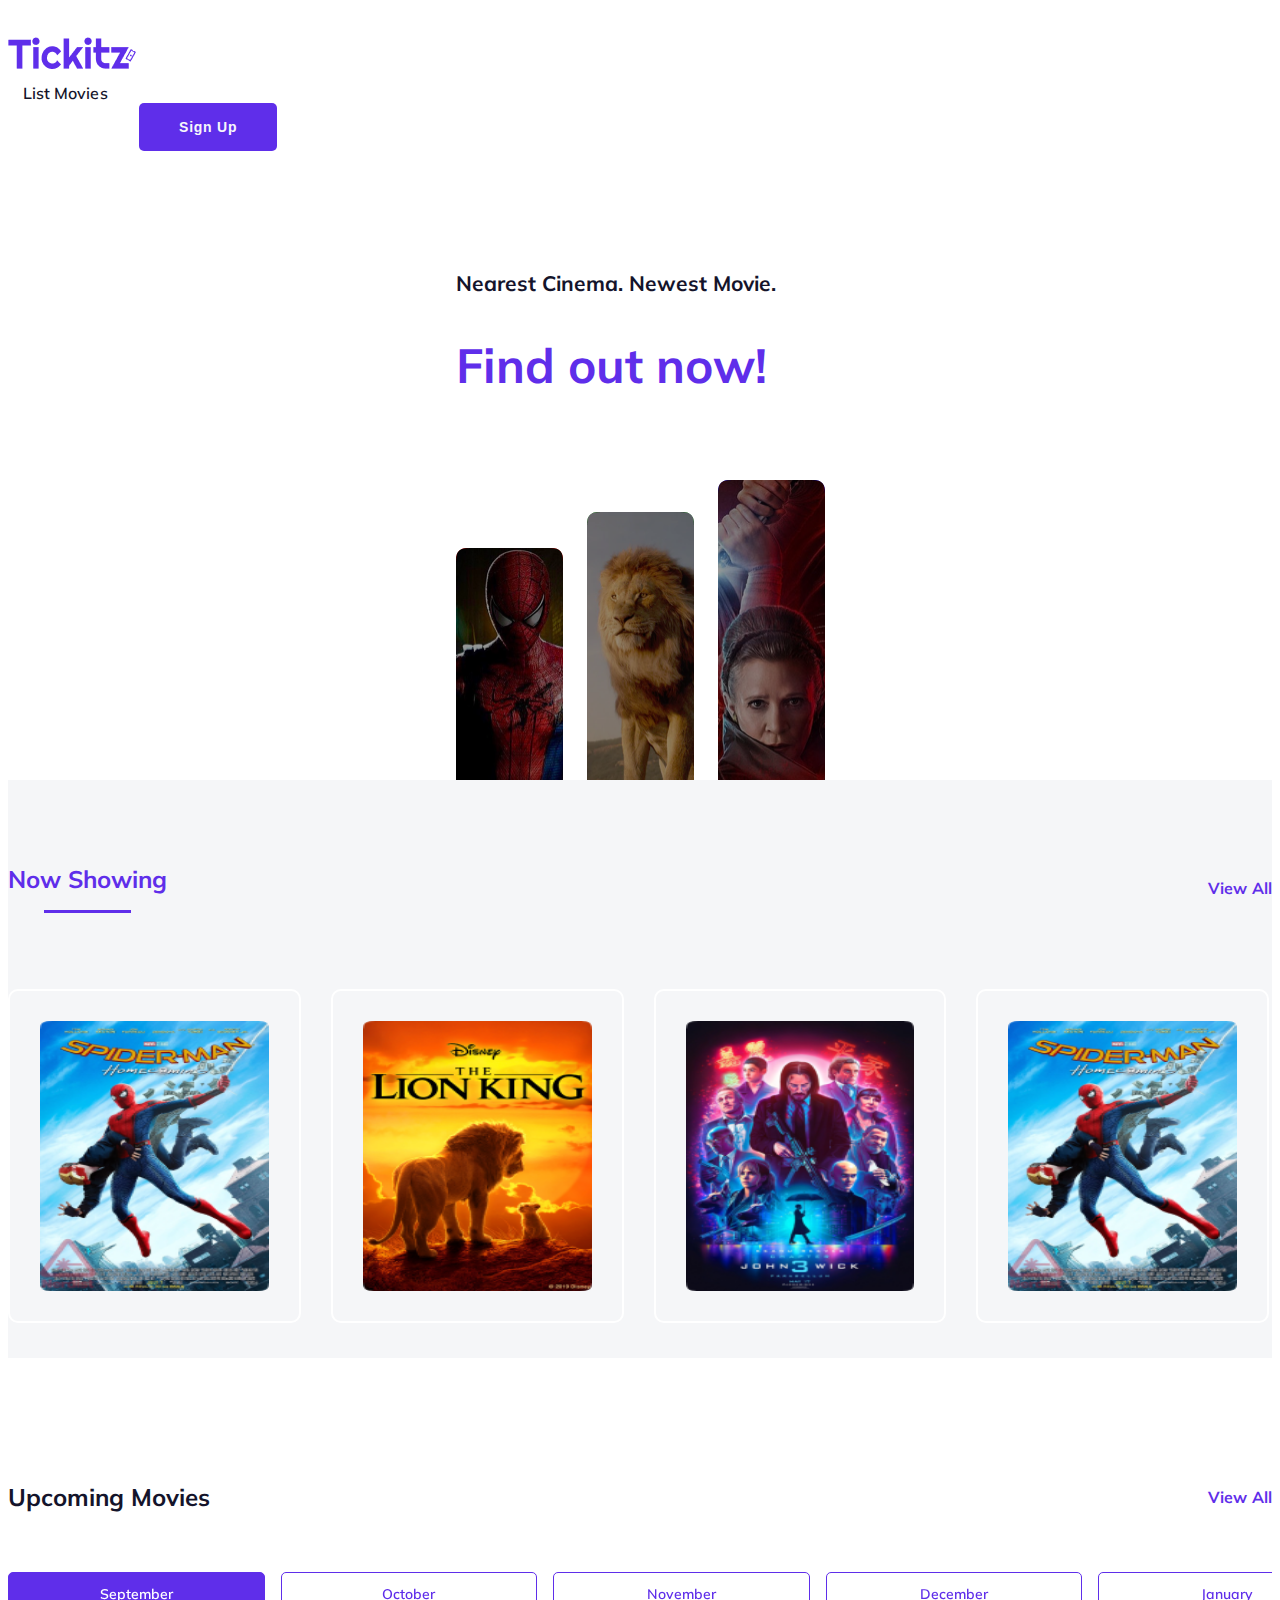
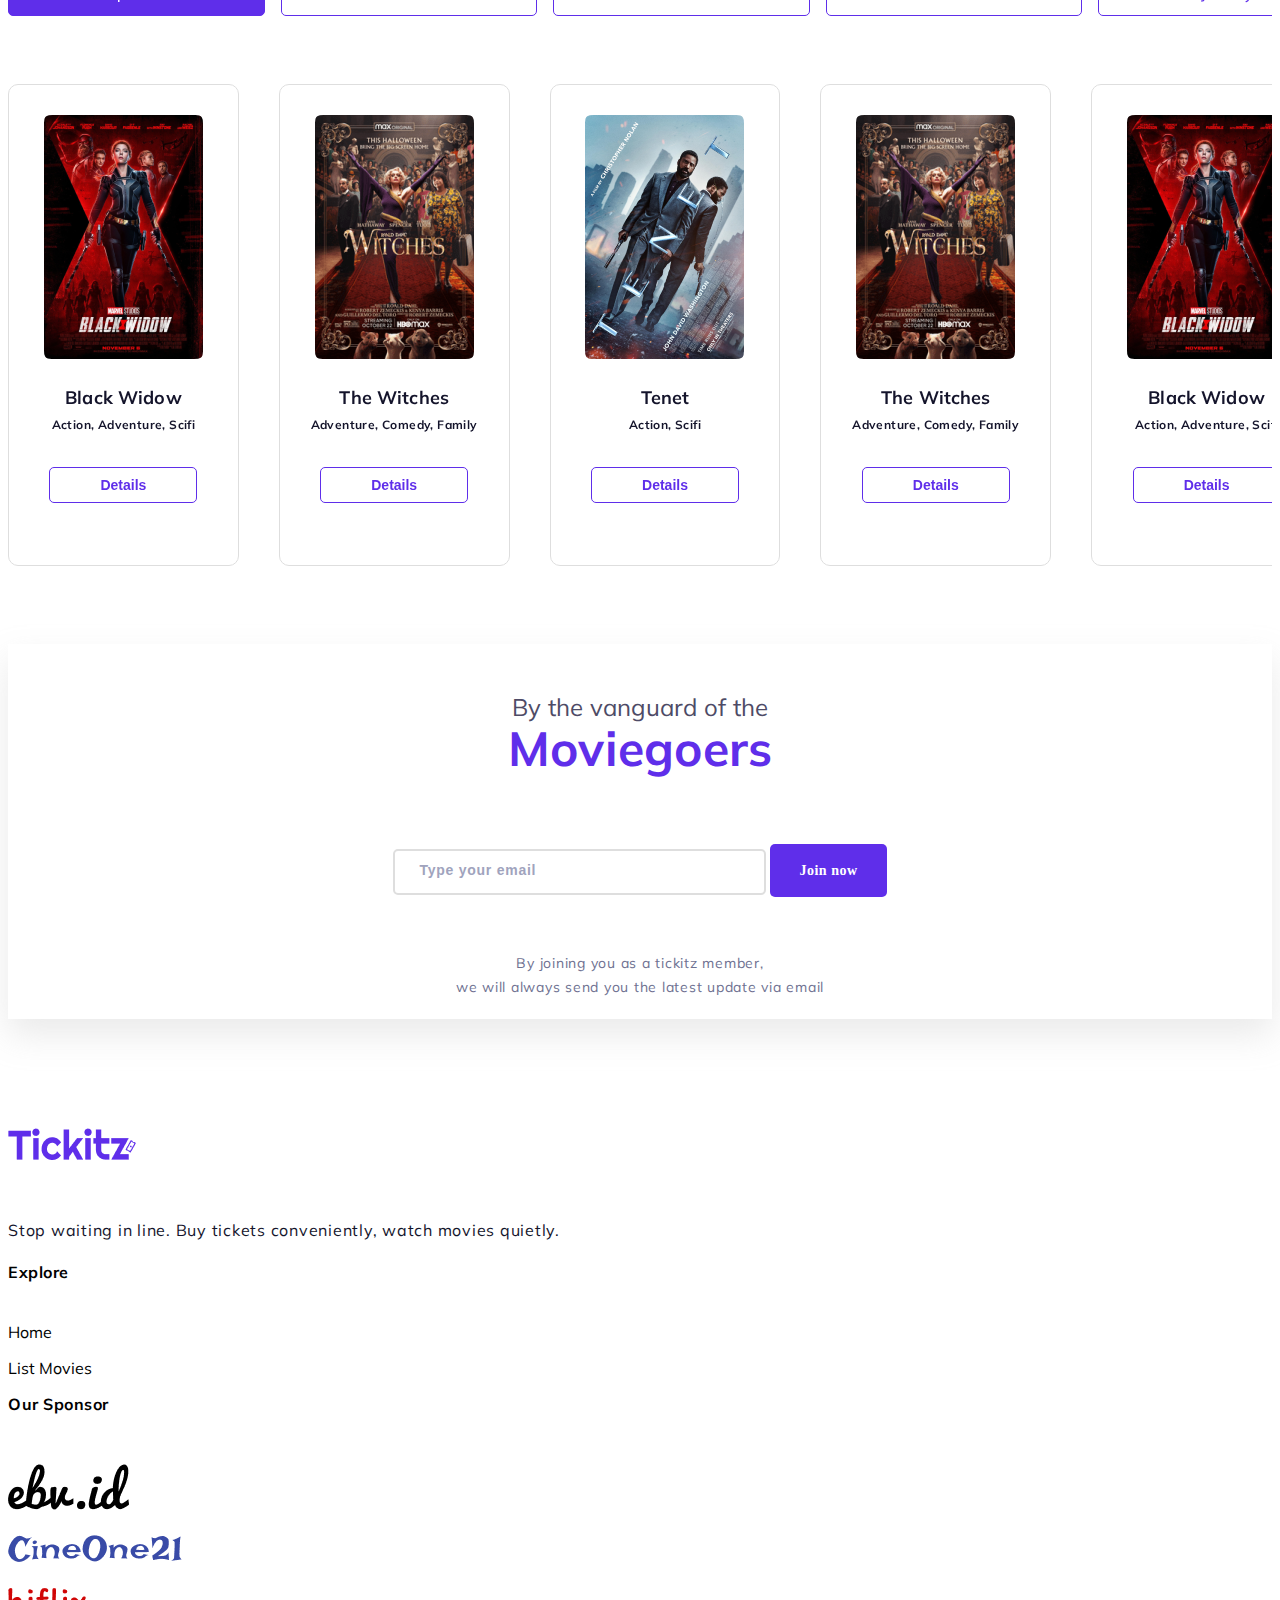
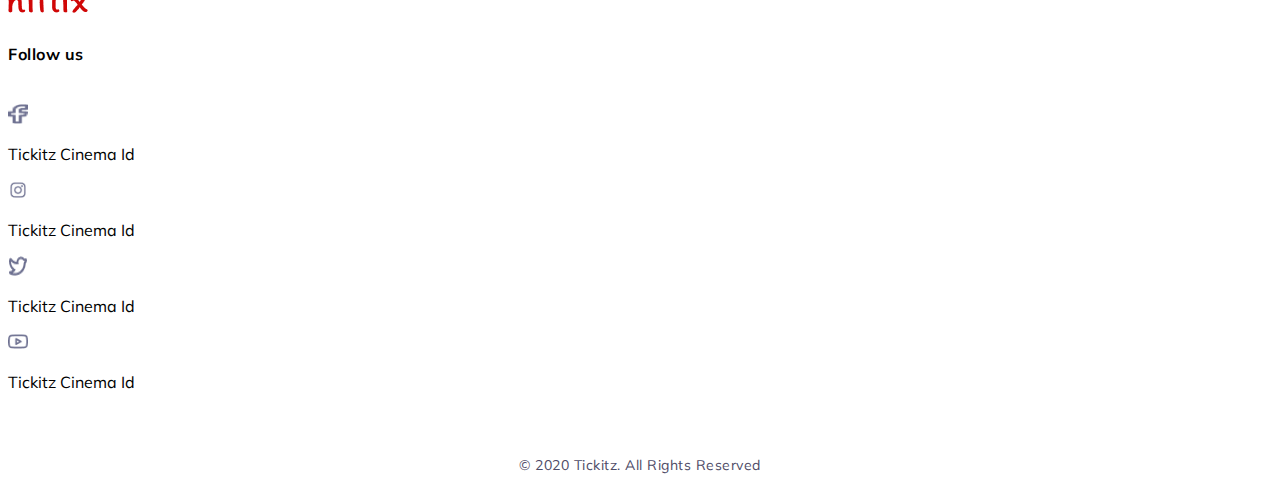
<file: index.html>
<!DOCTYPE html>
<html lang="en">
  <head>
    <meta charset="utf-8" />
    <meta name="description" content="Ticketz movies booking app">
    <meta name="keywords" content="tickets, movies, now playing, upcoming, lion king, spiderman, john wick 3, black widow, tenet, the witches, moviegoers, ebu id, cineone 21, hiflix, instagram, facebook, twitter, youtube, ticketz.id, tickitz cinema id, film">
    <meta name="author" content="Sangkan Faiq">
    <meta name="viewport" content="width=device-width, initial-scale=1" />
    <title>Tickitz</title>
    <link
      href="https://cdn.jsdelivr.net/npm/bootstrap@5.2.0-beta1/dist/css/bootstrap.min.css"
      rel="stylesheet"
      integrity="sha384-0evHe/X+R7YkIZDRvuzKMRqM+OrBnVFBL6DOitfPri4tjfHxaWutUpFmBp4vmVor"
      crossorigin="anonymous"
    />
    <link href="https://fonts.googleapis.com/css2?family=Mulish:wght@300;400;500;600;700;800;900&display=swap" rel="stylesheet">
    <link
      rel="stylesheet"
      href="https://unpkg.com/swiper/swiper-bundle.min.css"
    />
    <link rel="stylesheet" href="styles/styles.css" />
    <link rel="stylesheet" href="styles/mobile.css">
  </head>
  <body id="home">
    <!--navbar-->
    
    <!--end navbar-->
    <nav class="navbar">
      <div class="container">
        <div class="nav_logo">
          <img src="assets/tickitz-logo.png" alt="tickitz">
        </div>
        <div class="nav_links left">
          <div class="nav-item left"><a href="#home">Home</a></div>
          <div class="nav-item left"><a href="#">List Movies</a></div>
          <div class="nav-item right">
            <a href="pages/signup/index.html"><button>Sign Up</button></a>
          </div>
        </div>
        <div class="nav_links right">
          <a href="pages/signup/index.html"><button>Sign Up</button></a>
        </div>
        <div class="hamburger">
          <span class="bar"></span>
          <span class="bar"></span>
          <span class="bar"></span>
        </div>
      </div>
    </nav>
    <!-- main page-->
    <section class="banner">
      <div class="container">
        <div class="row">
          <div class="col-md-6">
            <div class="title">
              <h2>Nearest Cinema. Newest Movie.</h2>
              <h1>Find out now!</h1>
            </div>
          </div>
          <div class="col-md-6">
            <div class="imgBox">
              <div class="cards">
                <img src="assets/homepage/hp1.png" alt="spiderman" />
              </div>
              <div class="cards">
                <img src="assets/homepage/hp3.png" alt="lion king" />
              </div>
              <div class="cards">
                <img src="assets/homepage/hp2.png" alt="avenger" />
              </div>
            </div>
          </div>
        </div>
      </div>
    </section>
    <!-- end main page-->

    <!-- content page-->
    <section class="content-page">
      <div class="container">
        <div class="content-title">
          <h2>Now Showing</h2>
          <a href="#">View All</a>
        </div>
        <div class="content-showing swiper mySwiper">
          <div class="cards_box swiper-wrapper">
            <div class="cards_showing swiper-slide">
              <img src="assets/movies/m3.1.png" alt="spiderman" />
            </div>
            <div class="cards_showing swiper-slide">
               <img src="assets/movies/m2.png" alt="lion king" />
            </div>
            <div class="cards_showing swiper-slide">
              <img src="assets/movies/m1.png" alt="john wick 3" />
            </div>
            <div class="cards_showing swiper-slide">
              <img src="assets/movies/m3.1.png" alt="spiderman" />
            </div>
            <div class="cards_showing swiper-slide">
              <img src="assets/movies/m2.png" alt="lion king" />
            </div>
            <div class="cards_showing swiper-slide">
              <img src="assets/movies/m2.png" alt="lion king" />
            </div>
          </div>
        </div>

      </div>
    </section>
    <!-- endcontent page-->

    <!-- upcoming movies-->
    <section class="upcoming__movies">
      <div class="container">
        <div class="upcoming__movies-title">
          <h2>Upcoming Movies</h2>
          <a href="#home">View All</a>
        </div>

        <div class="swiper mySwiper2">
          <div class="upcoming__movies-month swiper-wrapper">
            <div class="month active swiper-slide">September</div>
            <div class="month swiper-slide">October</div>
            <div class="month swiper-slide">November</div>
            <div class="month swiper-slide">December</div>
            <div class="month swiper-slide">January</div>
            <div class="month swiper-slide">February</div>
            <div class="month swiper-slide">March</div>
            <div class="month swiper-slide">April</div>
            <div class="month swiper-slide">May</div>
            <div class="month swiper-slide">June</div>
            <div class="month swiper-slide">July</div>
            <div class="month swiper-slide">August</div>
          </div>
        </div>
        
        <div class="swiper mySwiper myswiper_2">
          <div class="upcoming__movies-card swiper-wrapper">
            <div class="upcoming__movies-card-items swiper-slide">
              <img src="assets/movies/m5.png" alt="black widow">
              <div class="movie_title">Black Widow</div>
              <div class="movie_genre">Action, Adventure, Scifi</div>
              <button><a href="pages/movie-details/index.html">Details</a></button>
            </div>
            <div class="upcoming__movies-card-items swiper-slide">
              <img src="assets/movies/m6.png" alt="the witches">
              <div class="movie_title">The Witches</div>
              <div class="movie_genre">Adventure, Comedy, Family</div>
              <button><a href="pages/movie-details/index.html">Details</a></button>
            </div>
            <div class="upcoming__movies-card-items swiper-slide">
              <img src="assets/movies/m4.png" alt="tenet">
              <div class="movie_title">Tenet</div>
              <div class="movie_genre">Action, Scifi</div>
              <button><a href="pages/movie-details/index.html">Details</a></button>
            </div>
            <div class="upcoming__movies-card-items swiper-slide">
              <img src="assets/movies/m6.png" alt="the witches">
              <div class="movie_title">The Witches</div>
              <div class="movie_genre">Adventure, Comedy, Family</div>
              <button><a href="pages/movie-details/index.html">Details</a></button>
            </div>
            <div class="upcoming__movies-card-items swiper-slide">
              <img src="assets/movies/m5.png" alt="black widow">
              <div class="movie_title">Black Widow</div>
              <div class="movie_genre">Action, Adventure, Scifi</div>
              <button><a href="pages/movie-details/index.html">Details</a></button>
          </div>
        </div>
      </div>
    </section>
    <!-- end upcoming movies-->

    <!-- content subscribe-->
    <section class="content__subscribe">
      <div class="container">
        <div class="content__subscribe-box">
          <div class="content__subscribe-title">
            <h2>By the vanguard of the<br><span>Moviegoers</span></h2>
          </div>
          <div class="content__subscribe-subscribe">
            <input type="text" placeholder="Type your email">
            <button>Join now</button>
          </div>
          <div class="content__subscribe-details">
            <p>By joining you as a tickitz member,<br>we will always send you the latest update via email</p>
          </div>
        </div>
      </div>
    </section>
    <!-- end content subscribe-->

    <!-- footer -->
    <footer class="footer container">
      <div class="row">
        <div class="col-md-4 footer_logo">
          <img src="assets/tickitz-logo.png" alt="">
          <p>Stop waiting in line. Buy tickets conveniently, watch movies quietly.</p>
        </div>
        <div class="col-md-2 explore">
          <h3>Explore</h3>
          <p>Home</p>
          <p>List Movies</p>
        </div>
        <div class="col-md-3">
          <h3>Our Sponsor</h3>
          <div class="sponsor"><img src="assets/sponsor/ebu-id.png" alt=""></div>
          <div class="sponsor"><img src="assets/sponsor/co21.png" alt=""></div>
          <div class="sponsor"><img src="assets/sponsor/hiflix.png" alt=""></div>
        </div>
        <div class="col-md-3">
          <h3>Follow us</h3>
          <div class="social d-flex">
            <img src="assets/social/fb.png" alt="">
            <p>Tickitz Cinema Id</p>
          </div>
          <div class="social d-flex">
            <img src="assets/social/ig.png" alt="">
            <p>Tickitz Cinema Id</p>
          </div>
          <div class="social d-flex">
            <img src="assets/social/twt.png" alt="">
            <p>Tickitz Cinema Id</p>
          </div>
          <div class="social d-flex">
            <img src="assets/social/yt.png" alt="">
            <p>Tickitz Cinema Id</p>
          </div>
        </div>
      </div>
      <div class="footer__copyright">
        <p>© 2020 Tickitz. All Rights Reserved</p>
      </div>
    </footer>
    <!-- end footer -->
    <script src="https://unpkg.com/swiper/swiper-bundle.min.js"></script>
    <script>
      var swiper = new Swiper(".mySwiper", {
        spaceBetween: 30,
        loop: true,
        breakpoints: {
          991: {
            slidesPerView: 5,
          },
          768: {
            slidesPerView: 2,
          },
          468: {
            slidesPerView: 1,
          }
        }
      });
    </script>
    <script>
      var swiper = new Swiper(".mySwiper2", {
        loop: true,
        breakpoints: {
          991: {
            slidesPerView: 7,
          },
          768: {
            slidesPerView: 3,
          }
        }
      });
    </script>
    <script>
      const hamburger = document.querySelector(".hamburger")
      const navLogo = document.querySelector(".nav_links")
      hamburger.addEventListener("click", ()=> {
        hamburger.classList.toggle("active")
        navLogo.classList.toggle("active")
      })
    </script>
    <script
      src="https://cdn.jsdelivr.net/npm/bootstrap@5.2.0-beta1/dist/js/bootstrap.bundle.min.js"
      integrity="sha384-pprn3073KE6tl6bjs2QrFaJGz5/SUsLqktiwsUTF55Jfv3qYSDhgCecCxMW52nD2"
      crossorigin="anonymous"
    ></script>
    <script
      src="https://cdn.jsdelivr.net/npm/@popperjs/core@2.11.5/dist/umd/popper.min.js"
      integrity="sha384-Xe+8cL9oJa6tN/veChSP7q+mnSPaj5Bcu9mPX5F5xIGE0DVittaqT5lorf0EI7Vk"
      crossorigin="anonymous"
    ></script>
    <script
      src="https://cdn.jsdelivr.net/npm/bootstrap@5.2.0-beta1/dist/js/bootstrap.min.js"
      integrity="sha384-kjU+l4N0Yf4ZOJErLsIcvOU2qSb74wXpOhqTvwVx3OElZRweTnQ6d31fXEoRD1Jy"
      crossorigin="anonymous"
    ></script>
  </body>
</html>
</file>
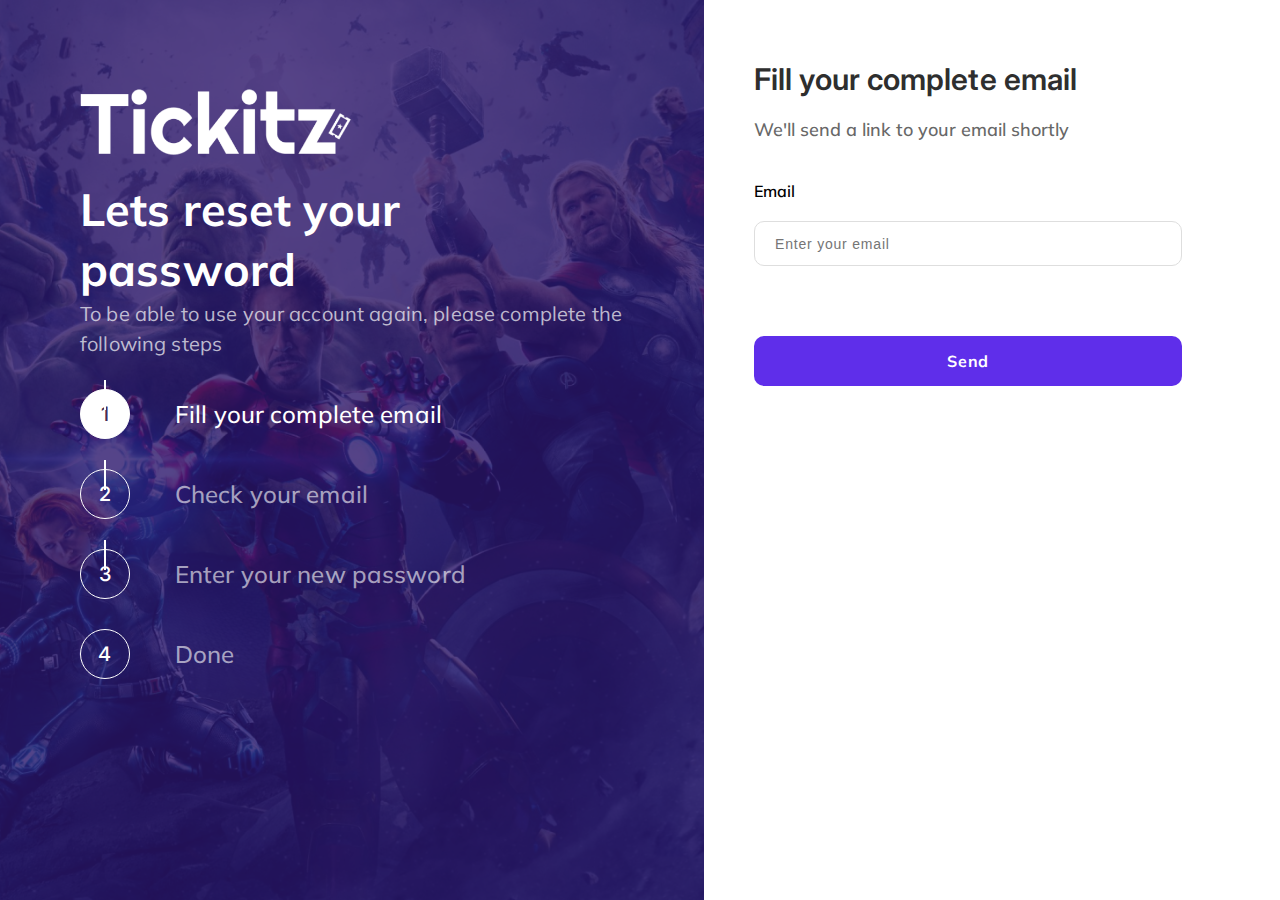
<file: helper/forgot-password/index.html>
<!DOCTYPE html>
<html lang="en">
  <head>
    <meta charset="UTF-8" />
    <meta http-equiv="X-UA-Compatible" content="IE=edge" />
    <meta name="viewport" content="width=device-width, initial-scale=1.0" />
    <meta name="description" content="Tickitz sign up" />
    <meta name="author" content="Sangkan Faiq" />
    <meta
      name="keywords"
      content="sign up, first name, last name, email, phone number, tickitz"
    />
    <link
      href="https://fonts.googleapis.com/css2?family=Mulish:wght@300;400;500;600;700;800;900&display=swap"
      rel="stylesheet"
    />
    <link
      href="https://fonts.googleapis.com/css2?family=Inter:wght@300;400;500;600;700;800;900&display=swap"
      rel="stylesheet"
    />
    <link
      rel="stylesheet"
      href="https://cdnjs.cloudflare.com/ajax/libs/font-awesome/5.13.0/css/all.min.css"
    />

    <link rel="stylesheet" href="styles.css" />
    <link rel="stylesheet" href="mobile.css" />
    <title>Tickitz - Forgot Password</title>
  </head>
  <body>
    <div class="split left">
      <div class="logo">
        <a href="../../index.html"
          ><img src="../../assets/signup/bg-2.png" alt="tickitz"
        /></a>
        <h1>Lets reset your password</h1>
        <p>
          To be able to use your account again, please complete the following
          steps
        </p>
        <div class="rounded_box">
          <div class="rounded active">1</div>
          <p class="active">Fill your complete email</p>
        </div>
        <img src="../../assets/icons/line.png" alt="">
        <div class="rounded_box">
          <div class="rounded">2</div>
          <p>Check your email</p>
        </div>
        <img src="../../assets/icons/line.png" alt="">
        <div class="rounded_box">
          <div class="rounded">3</div>
          <p>Enter your new password</p>
        </div>
        <img src="../../assets/icons/line.png" alt="">
        <div class="rounded_box">
          <div class="rounded">4</div>
          <p>Done</p>
        </div>
      </div>
    </div>

    <div class="split right">
      <div class="right__box">
        <img src="../../assets/tickitz-logo.png" alt="" />
        <h4>Fill your complete email</h4>
        <h4>Forgot Password</h4>
        <h3>We'll send a link to your email shortly</h3>
        <form>
          <label for="">Email</label><br />
          <input type="text" placeholder="Enter your email" /><br />
        </form>
        <a href="../update-password/index.html"><button>Send</button></a>
      </div>
    </div>
  </body>
</html>
</file>
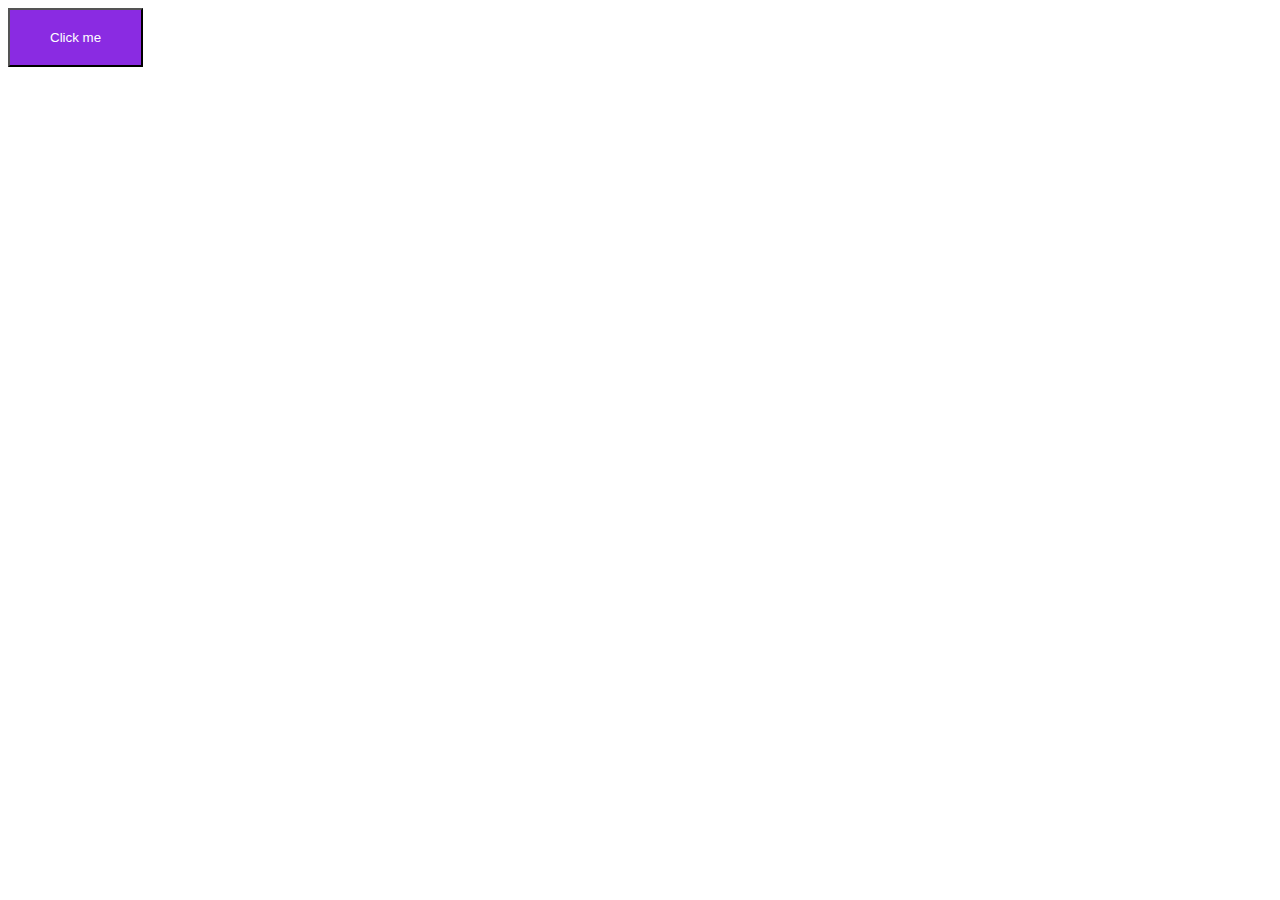
<file: helper/order-history/index.html>
<!DOCTYPE html>
<html lang="en">
<head>
  <meta charset="UTF-8">
  <meta http-equiv="X-UA-Compatible" content="IE=edge">
  <meta name="viewport" content="width=device-width, initial-scale=1.0">
  <title>Document</title>
  <style>
    button {
     padding: 20px 40px;
     background: blueviolet;
     color: white; 
    }
    button:hover {
      background: red;
    }
  </style>
</head>
<body>
  <a href=""><button>Click me</button></a>
</body>
</html>
</file>
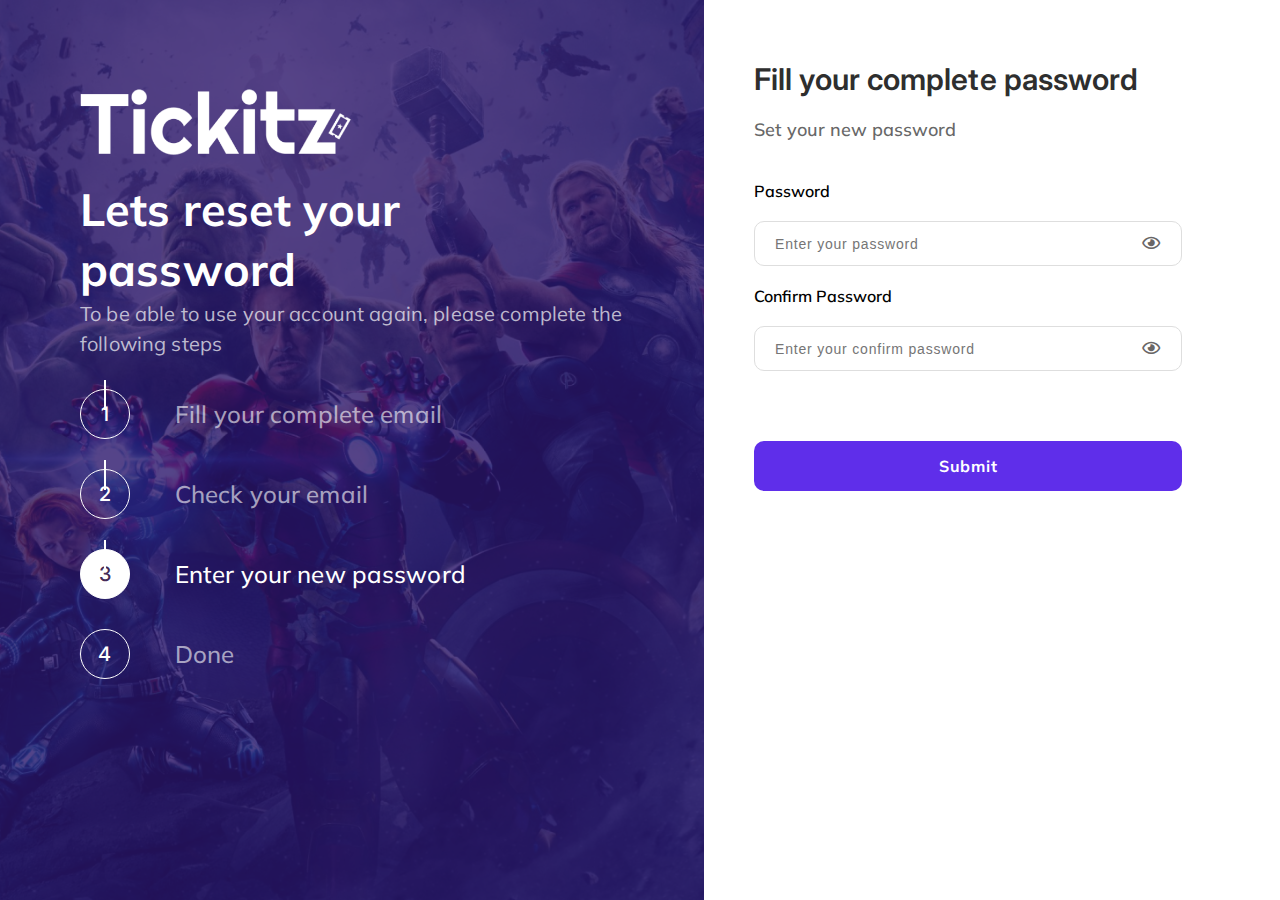
<file: helper/update-password/index.html>
<!DOCTYPE html>
<html lang="en">
  <head>
    <meta charset="UTF-8" />
    <meta http-equiv="X-UA-Compatible" content="IE=edge" />
    <meta name="viewport" content="width=device-width, initial-scale=1.0" />
    <meta name="description" content="Tickitz sign up" />
    <meta name="author" content="Sangkan Faiq" />
    <meta
      name="keywords"
      content="sign up, first name, last name, email, phone number, tickitz"
    />
    <link
      href="https://fonts.googleapis.com/css2?family=Mulish:wght@300;400;500;600;700;800;900&display=swap"
      rel="stylesheet"
    />
    <link
      href="https://fonts.googleapis.com/css2?family=Inter:wght@300;400;500;600;700;800;900&display=swap"
      rel="stylesheet"
    />
    <link
      rel="stylesheet"
      href="https://cdnjs.cloudflare.com/ajax/libs/font-awesome/5.13.0/css/all.min.css"
    />

    <link rel="stylesheet" href="styles.css" />
    <link rel="stylesheet" href="mobile.css" />
    <title>Tickitz - Update Password</title>
  </head>
  <body>
    <div class="split left">
      <div class="logo">
        <a href="../../index.html"
          ><img src="../../assets/signup/bg-2.png" alt="tickitz"
        /></a>
        <h1>Lets reset your password</h1>
        <p>
          To be able to use your account again, please complete the following
          steps
        </p>
        <div class="rounded_box">
          <div class="rounded">1</div>
          <p>Fill your complete email</p>
        </div>
        <img src="../../assets/icons/line.png" alt="" />
        <div class="rounded_box">
          <div class="rounded">2</div>
          <p>Check your email</p>
        </div>
        <img src="../../assets/icons/line.png" alt="" />
        <div class="rounded_box">
          <div class="rounded active">3</div>
          <p class="active">Enter your new password</p>
        </div>
        <img src="../../assets/icons/line.png" alt="" />
        <div class="rounded_box">
          <div class="rounded">4</div>
          <p>Done</p>
        </div>
      </div>
    </div>

    <div class="split right">
      <div class="right__box">
        <img src="../../assets/tickitz-logo.png" alt="" />
        <h4>Fill your complete password</h4>
        <h4>Set Password</h4>
        <h3>Set your new password</h3>
        <form>
          <label for="">Password</label><br />
          <input
            type="password"
            placeholder="Enter your password"
            id="id_password"
          /><i
            class="far fa-eye"
            id="togglePassword"
            style="margin-left: -40px; cursor: pointer; color: #696666"
          ></i>
          <br />
          <label for="">Confirm Password</label><br />
          <input
            type="password"
            placeholder="Enter your confirm password"
            id="id_password2"
          /><i
            class="far fa-eye"
            id="togglePassword2"
            style="margin-left: -40px; cursor: pointer; color: #696666"
          ></i>
          <br />
          <a href="#"><button>Submit</button></a><br />
        </form>
      </div>
    </div>

    <script>
      const togglePassword = document.querySelector("#togglePassword");
      const password = document.querySelector("#id_password");

      togglePassword.addEventListener("click", function (e) {
        const type =
          password.getAttribute("type") === "password" ? "text" : "password";
        password.setAttribute("type", type);
        this.classList.toggle("fa-eye-slash");
      });
      const togglePassword2 = document.querySelector("#togglePassword2");
      const password2 = document.querySelector("#id_password2");

      togglePassword2.addEventListener("click", function (e) {
        const type =
          password2.getAttribute("type") === "password" ? "text" : "password";
        password2.setAttribute("type", type);
        this.classList.toggle("fa-eye-slash");
      });
    </script>
  </body>
</html>
</file>
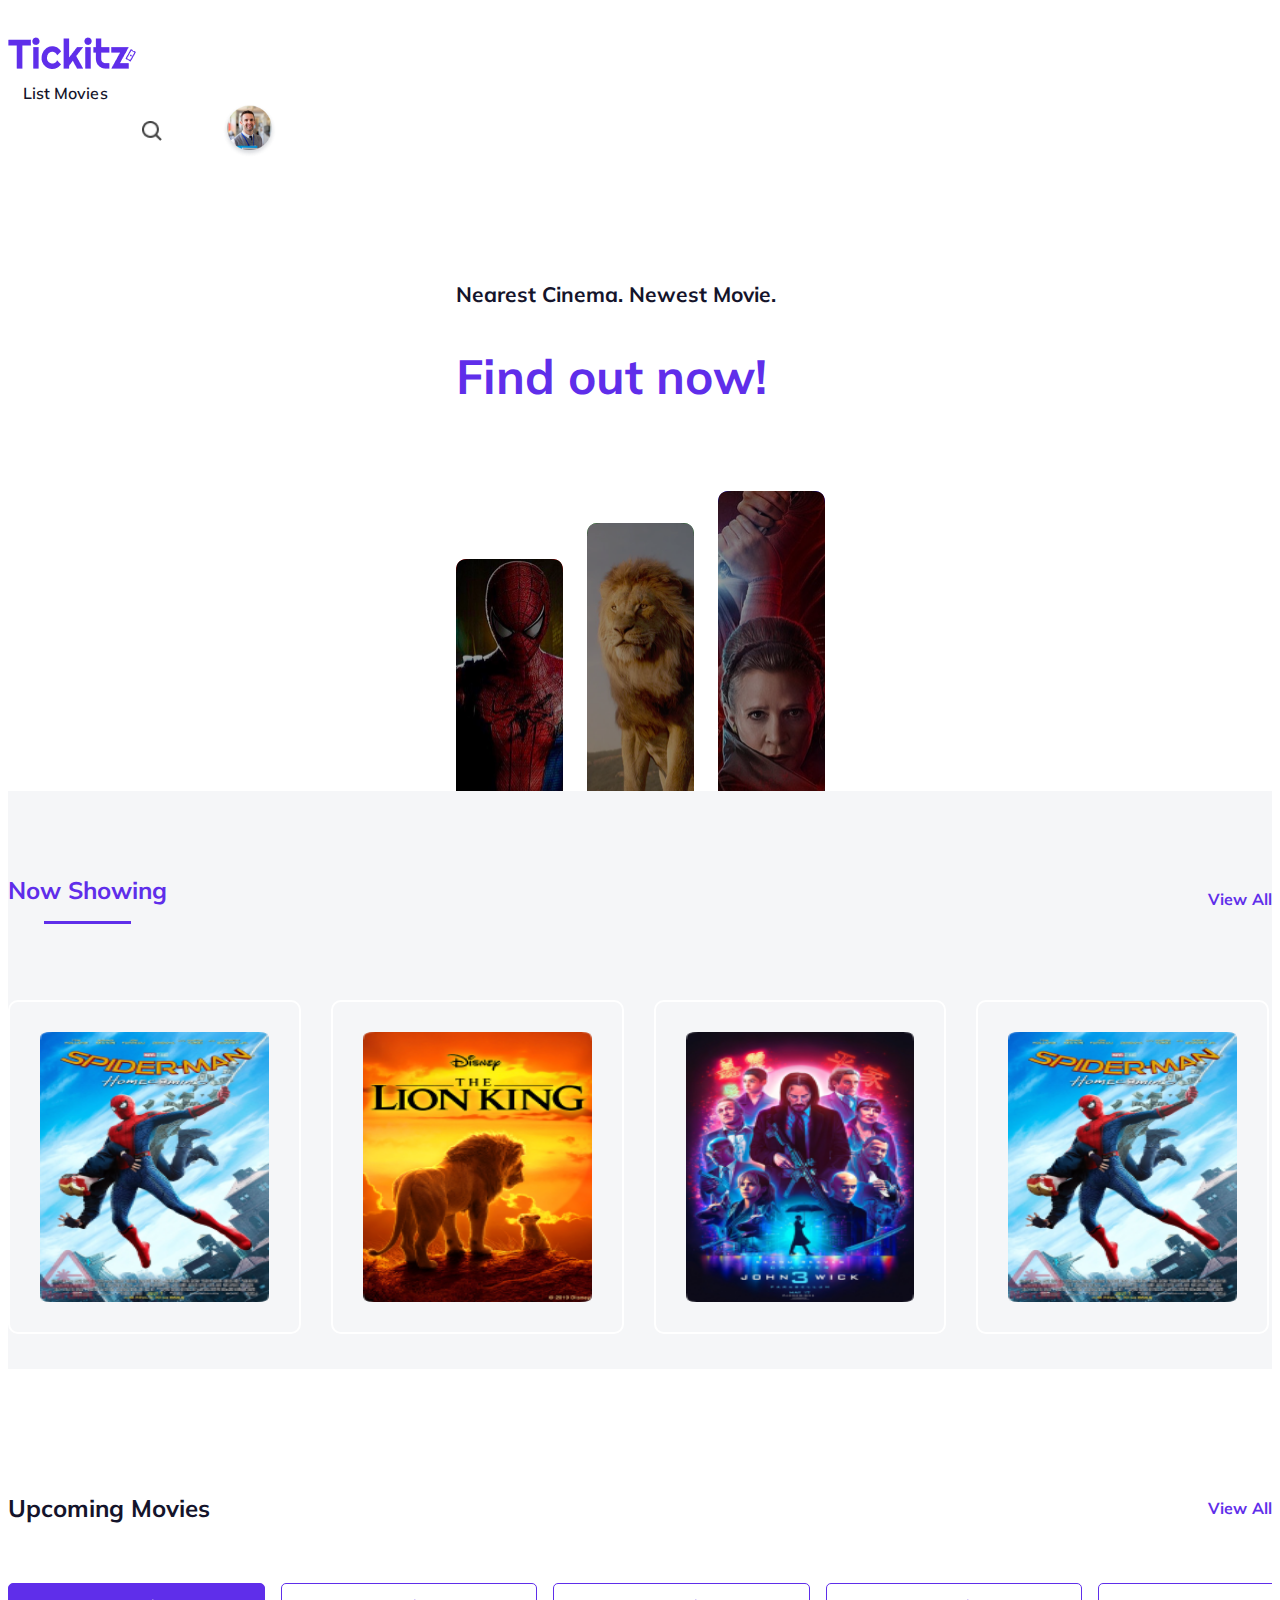
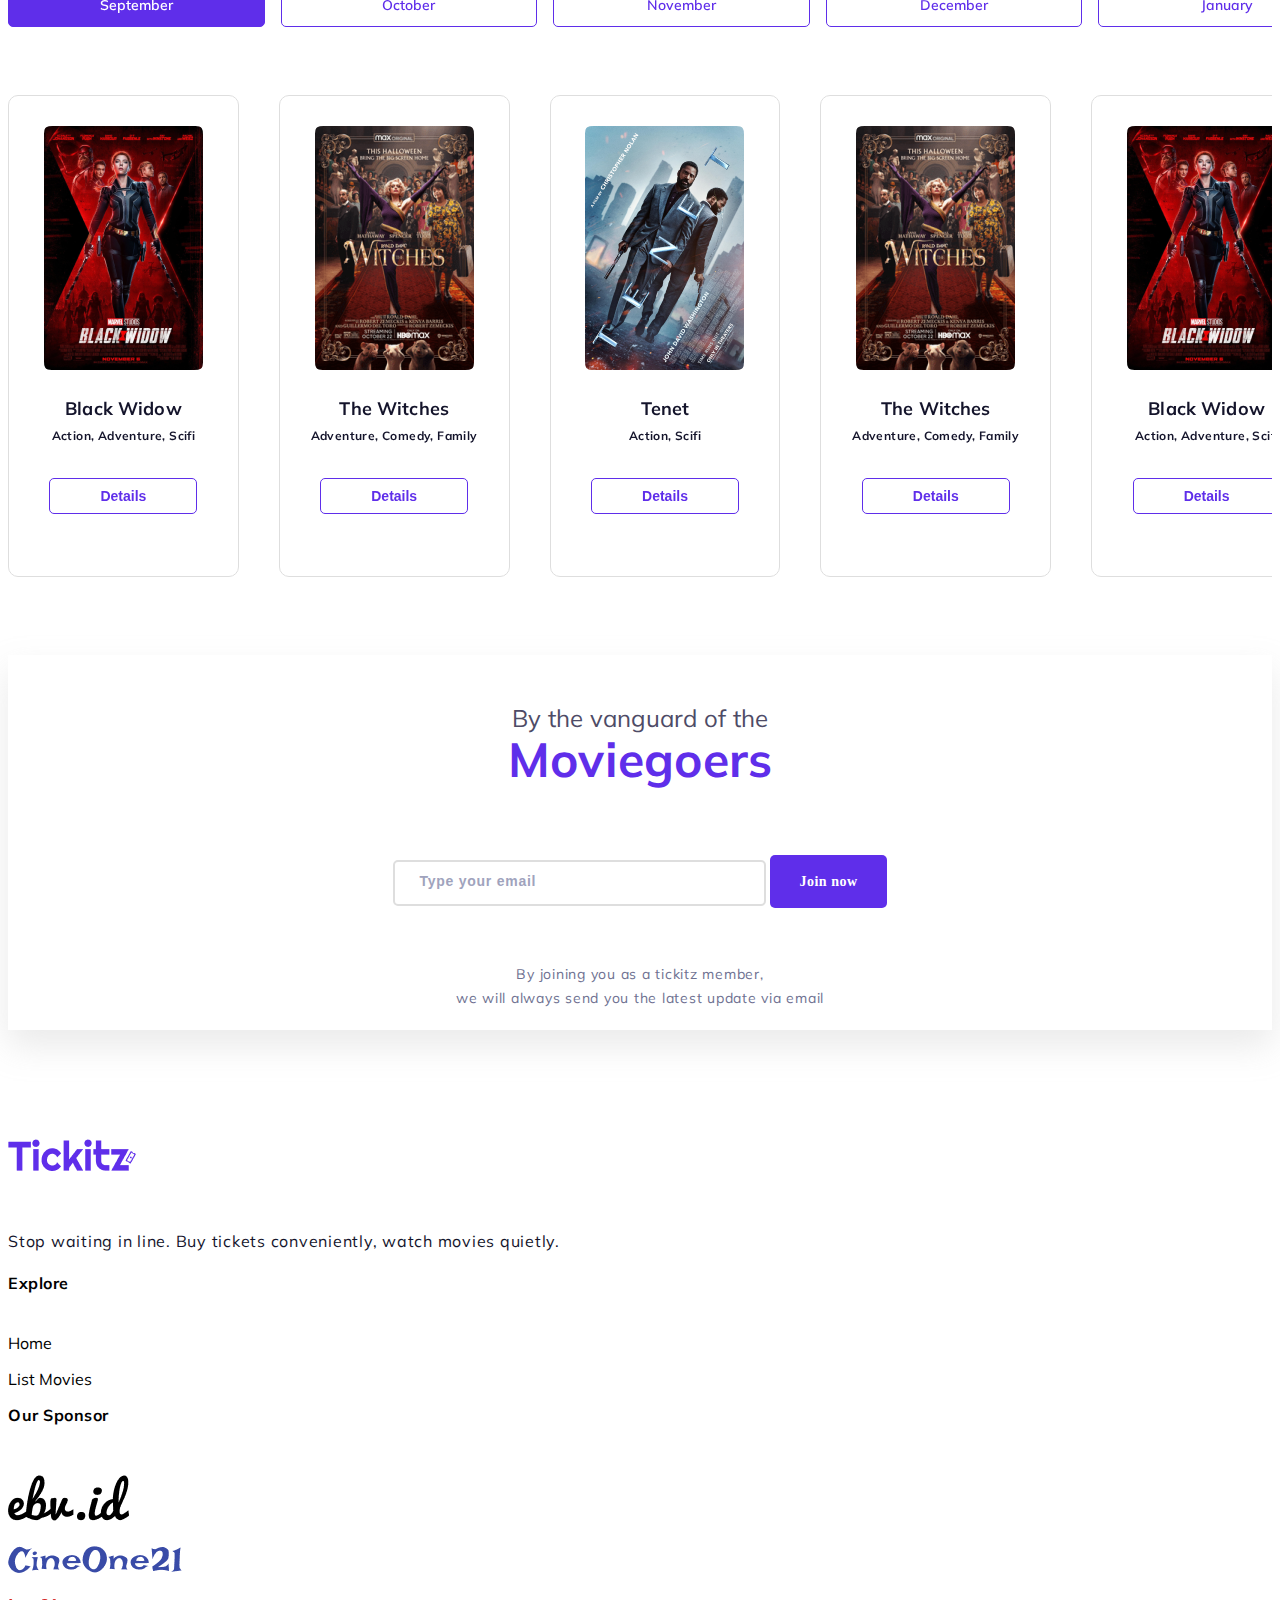
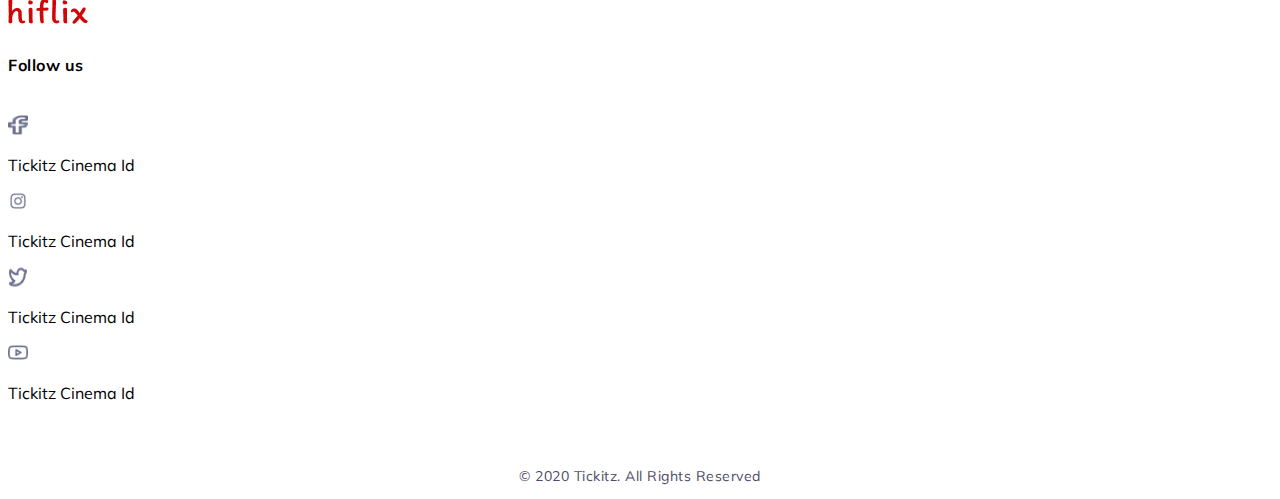
<file: pages/home-page/index.html>
<!DOCTYPE html>
<html lang="en">
  <head>
    <meta charset="utf-8" />
    <meta name="description" content="Ticketz movies booking app">
    <meta name="keywords" content="tickets, movies, now playing, upcoming, lion king, spiderman, john wick 3, black widow, tenet, the witches, moviegoers, ebu id, cineone 21, hiflix, instagram, facebook, twitter, youtube, ticketz.id, tickitz cinema id, film">
    <meta name="author" content="Sangkan Faiq">
    <meta name="viewport" content="width=device-width, initial-scale=1" />
    <title>Tickitz - Homepage</title>
    <link
      href="https://cdn.jsdelivr.net/npm/bootstrap@5.2.0-beta1/dist/css/bootstrap.min.css"
      rel="stylesheet"
      integrity="sha384-0evHe/X+R7YkIZDRvuzKMRqM+OrBnVFBL6DOitfPri4tjfHxaWutUpFmBp4vmVor"
      crossorigin="anonymous"
    />
    <link href="https://fonts.googleapis.com/css2?family=Mulish:wght@300;400;500;600;700;800;900&display=swap" rel="stylesheet">
    <link
      rel="stylesheet"
      href="https://unpkg.com/swiper/swiper-bundle.min.css"
    />
    <link rel="stylesheet" href="styles.css" />
    <link rel="stylesheet" href="mobile.css">
  </head>
  <body id="home">
    <!--navbar-->
    
    <!--end navbar-->
    <nav class="navbar">
      <div class="container">
        <div class="nav_logo">
          <img src="../../assets/tickitz-logo.png" alt="tickitz">
        </div>
        <div class="nav_links left">
          <div class="nav-item left"><a href="#home">Home</a></div>
          <div class="nav-item left"><a href="#">List Movies</a></div>
        </div>
        <div class="nav_links right">
          <div class="search_icon"><img src="../../assets/icons/search.png" alt=""></div>
          <div class="profile_icon"><img src="../../assets/profile/profile.png" alt=""></div>
        </div>
        <div class="hamburger">
          <span class="bar"></span>
          <span class="bar"></span>
          <span class="bar"></span>
        </div>
      </div>
    </nav>
    <!-- main page-->
    <section class="banner">
      <div class="container">
        <div class="row">
          <div class="col-md-6">
            <div class="title">
              <h2>Nearest Cinema. Newest Movie.</h2>
              <h1>Find out now!</h1>
            </div>
          </div>
          <div class="col-md-6">
            <div class="imgBox">
              <div class="cards">
                <img src="../../assets/homepage/hp1.png" alt="spiderman" />
              </div>
              <div class="cards">
                <img src="../../assets/homepage/hp3.png" alt="lion king" />
              </div>
              <div class="cards">
                <img src="../../assets/homepage/hp2.png" alt="avenger" />
              </div>
            </div>
          </div>
        </div>
      </div>
    </section>
    <!-- end main page-->

    <!-- content page-->
    <section class="content-page">
      <div class="container">
        <div class="content-title">
          <h2>Now Showing</h2>
          <a href="#">View All</a>
        </div>
        <div class="content-showing swiper mySwiper">
          <div class="cards_box swiper-wrapper">
            <div class="cards_showing swiper-slide">
              <img src="../../assets/movies/m3.1.png" alt="spiderman" />
            </div>
            <div class="cards_showing swiper-slide">
               <img src="../../assets/movies/m2.png" alt="lion king" />
            </div>
            <div class="cards_showing swiper-slide">
              <img src="../../assets/movies/m1.png" alt="john wick 3" />
            </div>
            <div class="cards_showing swiper-slide">
              <img src="../../assets/movies/m3.1.png" alt="spiderman" />
            </div>
            <div class="cards_showing swiper-slide">
              <img src="../../assets/movies/m2.png" alt="lion king" />
            </div>
            <div class="cards_showing swiper-slide">
              <img src="../../assets/movies/m2.png" alt="lion king" />
            </div>
          </div>
        </div>

      </div>
    </section>
    <!-- endcontent page-->

    <!-- upcoming movies-->
    <section class="upcoming__movies">
      <div class="container">
        <div class="upcoming__movies-title">
          <h2>Upcoming Movies</h2>
          <a href="#home">View All</a>
        </div>

        <div class="swiper mySwiper2">
          <div class="upcoming__movies-month swiper-wrapper">
            <div class="month active swiper-slide">September</div>
            <div class="month swiper-slide">October</div>
            <div class="month swiper-slide">November</div>
            <div class="month swiper-slide">December</div>
            <div class="month swiper-slide">January</div>
            <div class="month swiper-slide">February</div>
            <div class="month swiper-slide">March</div>
            <div class="month swiper-slide">April</div>
            <div class="month swiper-slide">May</div>
            <div class="month swiper-slide">June</div>
            <div class="month swiper-slide">July</div>
            <div class="month swiper-slide">August</div>
          </div>
        </div>
        
        <div class="swiper mySwiper myswiper_2">
          <div class="upcoming__movies-card swiper-wrapper">
            <div class="upcoming__movies-card-items swiper-slide">
              <img src="../../assets/movies/m5.png" alt="black widow">
              <div class="movie_title">Black Widow</div>
              <div class="movie_genre">Action, Adventure, Scifi</div>
              <button><a href="pages/movie-details/index.html">Details</a></button>
            </div>
            <div class="upcoming__movies-card-items swiper-slide">
              <img src="../../assets/movies/m6.png" alt="the witches">
              <div class="movie_title">The Witches</div>
              <div class="movie_genre">Adventure, Comedy, Family</div>
              <button><a href="pages/movie-details/index.html">Details</a></button>
            </div>
            <div class="upcoming__movies-card-items swiper-slide">
              <img src="../../assets/movies/m4.png" alt="tenet">
              <div class="movie_title">Tenet</div>
              <div class="movie_genre">Action, Scifi</div>
              <button><a href="pages/movie-details/index.html">Details</a></button>
            </div>
            <div class="upcoming__movies-card-items swiper-slide">
              <img src="../../assets/movies/m6.png" alt="the witches">
              <div class="movie_title">The Witches</div>
              <div class="movie_genre">Adventure, Comedy, Family</div>
              <button><a href="pages/movie-details/index.html">Details</a></button>
            </div>
            <div class="upcoming__movies-card-items swiper-slide">
              <img src="../../assets/movies/m5.png" alt="black widow">
              <div class="movie_title">Black Widow</div>
              <div class="movie_genre">Action, Adventure, Scifi</div>
              <button><a href="pages/movie-details/index.html">Details</a></button>
          </div>
        </div>
      </div>
    </section>
    <!-- end upcoming movies-->

    <!-- content subscribe-->
    <section class="content__subscribe">
      <div class="container">
        <div class="content__subscribe-box">
          <div class="content__subscribe-title">
            <h2>By the vanguard of the<br><span>Moviegoers</span></h2>
          </div>
          <div class="content__subscribe-subscribe">
            <input type="text" placeholder="Type your email">
            <button>Join now</button>
          </div>
          <div class="content__subscribe-details">
            <p>By joining you as a tickitz member,<br>we will always send you the latest update via email</p>
          </div>
        </div>
      </div>
    </section>
    <!-- end content subscribe-->

    <!-- footer -->
    <footer class="footer container">
      <div class="row">
        <div class="col-md-4 footer_logo">
          <img src="../../assets/tickitz-logo.png" alt="">
          <p>Stop waiting in line. Buy tickets conveniently, watch movies quietly.</p>
        </div>
        <div class="col-md-2 explore">
          <h3>Explore</h3>
          <p>Home</p>
          <p>List Movies</p>
        </div>
        <div class="col-md-3">
          <h3>Our Sponsor</h3>
          <div class="sponsor"><img src="../../assets/sponsor/ebu-id.png" alt="ebu.id"></div>
          <div class="sponsor"><img src="../../assets/sponsor/co21.png" alt="cineone21"></div>
          <div class="sponsor"><img src="../../assets/sponsor/hiflix.png" alt="hiflix"></div>
        </div>
        <div class="col-md-3">
          <h3>Follow us</h3>
          <div class="social d-flex">
            <img src="../../assets/social/fb.png" alt="">
            <p>Tickitz Cinema Id</p>
          </div>
          <div class="social d-flex">
            <img src="../../assets/social/ig.png" alt="">
            <p>Tickitz Cinema Id</p>
          </div>
          <div class="social d-flex">
            <img src="../../assets/social/twt.png" alt="">
            <p>Tickitz Cinema Id</p>
          </div>
          <div class="social d-flex">
            <img src="../../assets/social/yt.png" alt="">
            <p>Tickitz Cinema Id</p>
          </div>
        </div>
      </div>
      <div class="footer__copyright">
        <p>© 2020 Tickitz. All Rights Reserved</p>
      </div>
    </footer>
    <!-- end footer -->
    <script src="https://unpkg.com/swiper/swiper-bundle.min.js"></script>
    <script>
      var swiper = new Swiper(".mySwiper", {
        spaceBetween: 30,
        loop: true,
        breakpoints: {
          991: {
            slidesPerView: 5,
          },
          768: {
            slidesPerView: 2,
          },
          468: {
            slidesPerView: 1,
          }
        }
      });
    </script>
    <script>
      var swiper = new Swiper(".mySwiper2", {
        loop: true,
        breakpoints: {
          991: {
            slidesPerView: 7,
          },
          768: {
            slidesPerView: 3,
          }
        }
      });
    </script>
    <script>
      const hamburger = document.querySelector(".hamburger")
      const navLogo = document.querySelector(".nav_links")
      hamburger.addEventListener("click", ()=> {
        hamburger.classList.toggle("active")
        navLogo.classList.toggle("active")
      })
    </script>
    <script
      src="https://cdn.jsdelivr.net/npm/bootstrap@5.2.0-beta1/dist/js/bootstrap.bundle.min.js"
      integrity="sha384-pprn3073KE6tl6bjs2QrFaJGz5/SUsLqktiwsUTF55Jfv3qYSDhgCecCxMW52nD2"
      crossorigin="anonymous"
    ></script>
    <script
      src="https://cdn.jsdelivr.net/npm/@popperjs/core@2.11.5/dist/umd/popper.min.js"
      integrity="sha384-Xe+8cL9oJa6tN/veChSP7q+mnSPaj5Bcu9mPX5F5xIGE0DVittaqT5lorf0EI7Vk"
      crossorigin="anonymous"
    ></script>
    <script
      src="https://cdn.jsdelivr.net/npm/bootstrap@5.2.0-beta1/dist/js/bootstrap.min.js"
      integrity="sha384-kjU+l4N0Yf4ZOJErLsIcvOU2qSb74wXpOhqTvwVx3OElZRweTnQ6d31fXEoRD1Jy"
      crossorigin="anonymous"
    ></script>
  </body>
</html>
</file>
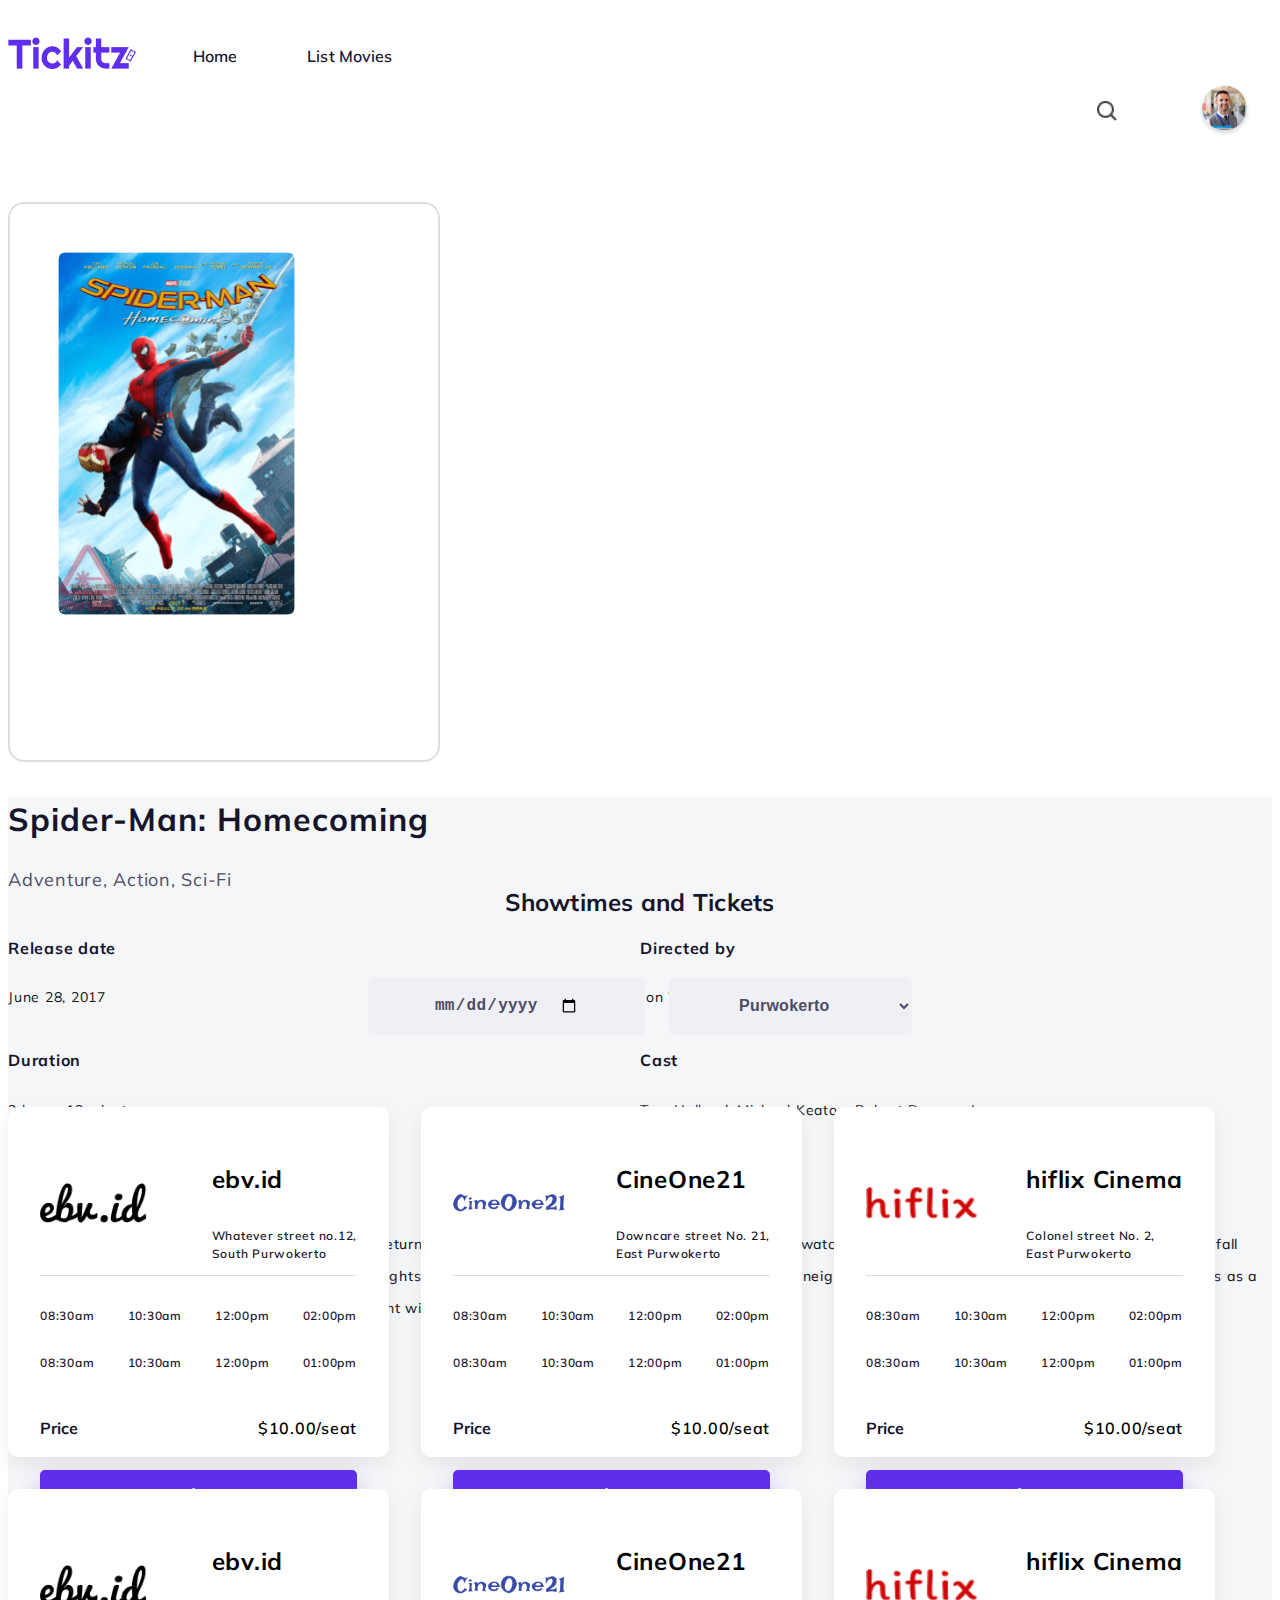
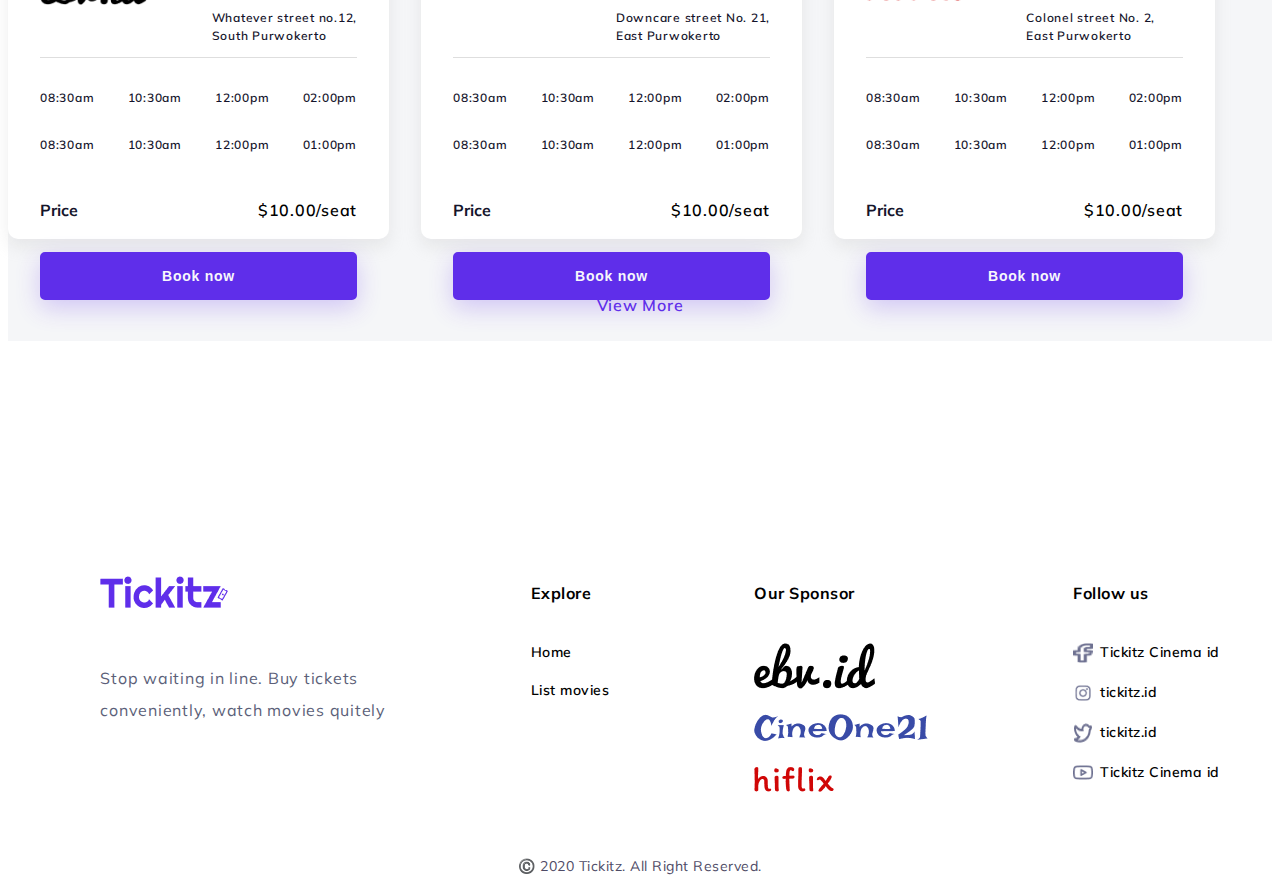
<file: pages/movie-details/index.html>
<!DOCTYPE html>
<html lang="en">
  <head>
    <meta charset="utf-8" />
    <meta name="description" content="Ticketz movies booking app" />
    <meta
      name="keywords"
      content="tickets, movies, now playing, upcoming, lion king, spiderman, john wick 3, black widow, tenet, the witches, moviegoers, ebu id, cineone 21, hiflix, instagram, facebook, twitter, youtube, ticketz.id, tickitz cinema id, robert downey jr, robert, downey, jr, spiderman, homecoming, spiderman homecoming, tom holland, tom, holland, michael keaton, michael, keaton, jon watss, jon, watss, june, 28, 2017, avenger"
    />
    <meta name="author" content="Sangkan Faiq" />
    <meta name="viewport" content="width=device-width, initial-scale=1" />
    <title>Tickitz - Movies Details</title>
    <link
      href="https://cdn.jsdelivr.net/npm/bootstrap@5.2.0-beta1/dist/css/bootstrap.min.css"
      rel="stylesheet"
      integrity="sha384-0evHe/X+R7YkIZDRvuzKMRqM+OrBnVFBL6DOitfPri4tjfHxaWutUpFmBp4vmVor"
      crossorigin="anonymous"
    />
    <link href="https://fonts.googleapis.com/css2?family=Mulish:wght@300;400;500;600;700;800;900&display=swap" rel="stylesheet">
    <link rel="stylesheet" href="styles.css" />
  </head>
  <body>
    <!-- navbar -->
    <nav class="navbar">
      <div class="container">
        <div class="nav_logo left">
          <a href="../../index.html"><img src="../../assets/tickitz-logo.png" alt=""></a>
            <div class="nav-item"><a href="">Home</a></div>
            <div class="nav-item"><a href="">List Movies</a></div>
        </div>
        <div class="nav_logo right">
          <div class="search_icon"><img src="../../assets/icons/search.png" alt=""></div>
          <div class="profile_icon"><img src="../../assets/profile/profile.png" alt=""></div>
        </div>
      </div>
    </nav>
    <!-- end navbar -->

    <!-- movie details -->
    <section class="movie__page">
      <div class="container">
        <div class="row">
          <div class="col-lg-4 movie__page-wrap">
            <div class="movie__page-box">
              <img src="../../assets/movies/m3.png" alt="spiderman" />
            </div>
          </div>
          <div class="col-lg-8 movie__page-wrap">
            <div class="movie__page-details">
              <h2>Spider-Man: Homecoming</h2>
              <p>Adventure, Action, Sci-Fi</p>
            </div>
            <div class="movie__page-info">
              <div class="info__detail">
                <h4>Release date</h4>
                <p>June 28, 2017</p>
              </div>
              <div class="info__detail">
                <h4>Directed by</h4>
                <p>Jon Watss</p>
              </div>
            </div>
            <div class="movie__page-info">
              <div class="info__detail">
                <h4>Duration</h4>
                <p>2 hours 13 minute</p>
              </div>
              <div class="info__detail">
                <h4>Cast</h4>
                <p>Tom Holland, Michael Keaton, Robert Downey Jr</p>
              </div>
            </div>
            <div class="movie__page-synopsis">
              <h4>Synopsis</h4>
              <p>
                Thrilled by his experience with the Avengers, Peter returns
                home, where he lives with his Aunt May, under the watchful eye
                of his new mentor Tony Stark, Peter tries to fall back into his
                normal daily routine - distracted by thoughts of proving himself
                to be more than just your friendly neighborhood Spider-Man - but
                when the Vulture emerges as a new villain, everything that Peter
                holds most important will be threatened.
              </p>
            </div>
          </div>
        </div>
      </div>
    </section>
    <div class="movie__page-showtimes">
      <div class="container">
        <div class="movie__page-showtimes_info">
          <h2>Showtimes and Tickets</h2>
          <div class="date_and_place">
            <input type="date" />
            <select>
              <option value="purwakarta">Purwokerto</option>
              <option value="jakarta">Jakarta</option>
              <option value="bogor">Bogor</option>
              <option value="depok">Depok</option>
              <option value="tangerang">Tangerang</option>
            </select>
          </div>
        </div>
        <div class="tickets__book">
          <div class="tickets__book-card">
            <div class="tickets__book-box">
              <div class="tickets__book-wrap">
                <img src="../../assets/sponsor/ebu-id.png" alt="ebu id" />
                <div class="tickets__book_info">
                  <h4>ebv.id</h4>
                  <p>Whatever street no.12,<br />South Purwokerto</p>
                </div>
              </div>
              <div class="tickets__book_time">
                <p>08:30am</p>
                <p>10:30am</p>
                <p>12:00pm</p>
                <p>02:00pm</p>
              </div>
              <div class="tickets__book_time">
                <p>08:30am</p>
                <p>10:30am</p>
                <p>12:00pm</p>
                <p>01:00pm</p>
              </div>
              <div class="tickets__book_price">
                <p>Price</p>
                <p>$10.00/seat</p>
              </div>
              <button>Book now</button>
            </div>
          </div>
          <div class="tickets__book-card">
            <div class="tickets__book-box">
              <div class="tickets__book-wrap">
                <img
                  src="../../assets/sponsor/co21.png"
                  class="cineone"
                  alt="cineone21"
                />
                <div class="tickets__book_info">
                  <h4>CineOne21</h4>
                  <p>
                    Downcare street No. 21,<br />
                    East Purwokerto
                  </p>
                </div>
              </div>
              <div class="tickets__book_time">
                <p>08:30am</p>
                <p>10:30am</p>
                <p>12:00pm</p>
                <p>02:00pm</p>
              </div>
              <div class="tickets__book_time">
                <p>08:30am</p>
                <p>10:30am</p>
                <p>12:00pm</p>
                <p>01:00pm</p>
              </div>
              <div class="tickets__book_price">
                <p>Price</p>
                <p>$10.00/seat</p>
              </div>
              <button>Book now</button>
            </div>
          </div>
          <div class="tickets__book-card">
            <div class="tickets__book-box">
              <div class="tickets__book-wrap">
                <img
                  src="../../assets/sponsor/hiflix.png"
                  class="hiflix"
                  alt="hiflix"
                />
                <div class="tickets__book_info">
                  <h4>hiflix Cinema</h4>
                  <p>Colonel street No. 2,<br />East Purwokerto</p>
                </div>
              </div>
              <div class="tickets__book_time">
                <p>08:30am</p>
                <p>10:30am</p>
                <p>12:00pm</p>
                <p>02:00pm</p>
              </div>
              <div class="tickets__book_time">
                <p>08:30am</p>
                <p>10:30am</p>
                <p>12:00pm</p>
                <p>01:00pm</p>
              </div>
              <div class="tickets__book_price">
                <p>Price</p>
                <p>$10.00/seat</p>
              </div>
              <button>Book now</button>
            </div>
          </div>
        </div>
        <di<div class="tickets__book">
            <div class="tickets__book-card">
              <div class="tickets__book-box">
                <div class="tickets__book-wrap">
                  <img src="../../assets/sponsor/ebu-id.png" alt="ebu id" />
                  <div class="tickets__book_info">
                    <h4>ebv.id</h4>
                    <p>Whatever street no.12,<br />South Purwokerto</p>
                  </div>
                </div>
                <div class="tickets__book_time">
                  <p>08:30am</p>
                  <p>10:30am</p>
                  <p>12:00pm</p>
                  <p>02:00pm</p>
                </div>
                <div class="tickets__book_time">
                  <p>08:30am</p>
                  <p>10:30am</p>
                  <p>12:00pm</p>
                  <p>01:00pm</p>
                </div>
                <div class="tickets__book_price">
                  <p>Price</p>
                  <p>$10.00/seat</p>
                </div>
                <button>Book now</button>
              </div>
            </div>
            <div class="tickets__book-card">
              <div class="tickets__book-box">
                <div class="tickets__book-wrap">
                  <img
                    src="../../assets/sponsor/co21.png"
                    class="cineone"
                    alt="cineone21"
                  />
                  <div class="tickets__book_info">
                    <h4>CineOne21</h4>
                    <p>
                      Downcare street No. 21,<br />
                      East Purwokerto
                    </p>
                  </div>
                </div>
                <div class="tickets__book_time">
                  <p>08:30am</p>
                  <p>10:30am</p>
                  <p>12:00pm</p>
                  <p>02:00pm</p>
                </div>
                <div class="tickets__book_time">
                  <p>08:30am</p>
                  <p>10:30am</p>
                  <p>12:00pm</p>
                  <p>01:00pm</p>
                </div>
                <div class="tickets__book_price">
                  <p>Price</p>
                  <p>$10.00/seat</p>
                </div>
                <button>Book now</button>
              </div>
            </div>
            <div class="tickets__book-card">
              <div class="tickets__book-box">
                <div class="tickets__book-wrap">
                  <img
                    src="../../assets/sponsor/hiflix.png"
                    class="hiflix"
                    alt="hiflix"
                  />
                  <div class="tickets__book_info">
                    <h4>hiflix Cinema</h4>
                    <p>Colonel street No. 2,<br />East Purwokerto</p>
                  </div>
                </div>
                <div class="tickets__book_time">
                  <p>08:30am</p>
                  <p>10:30am</p>
                  <p>12:00pm</p>
                  <p>02:00pm</p>
                </div>
                <div class="tickets__book_time">
                  <p>08:30am</p>
                  <p>10:30am</p>
                  <p>12:00pm</p>
                  <p>01:00pm</p>
                </div>
                <div class="tickets__book_price">
                  <p>Price</p>
                  <p>$10.00/seat</p>
                </div>
                <button>Book now</button>
              </div>
            </div>
          </div>
          <a href="#" class="tickets__view_more">View More</a>
      </div>
    </div>
    <!-- end movie details -->

    <!-- footer -->
    <footer class="footer">
      <div class="container">
        <div class="footer__wrap flex-1">
          <ul>
            <img src="../../assets/tickitz-logo.png" alt="tickitz">
            <li class="light"><p>Stop waiting in line. Buy tickets<br>conveniently, watch movies quitely</p>
            </li>
          </ul>
          <ul>
            <p>Explore</p>
            <li>Home</li>
            <li>List movies</li>
          </ul>
          <ul>
            <p>Our Sponsor</p>
            <li><img src="../../assets/sponsor/ebu-id.png" alt="ebu id"></li>
            <li><img src="../../assets/sponsor/co21.png" alt="cineone 21"></li>
            <li><img src="../../assets/sponsor/hiflix.png" alt="hiflix"></li>
          </ul>
          <ul class="footer__social">
            <p>Follow us</p>
            <li><img src="../../assets/social/fb.png" alt="facebook">Tickitz Cinema id</li>
            <li><img src="../../assets/social/ig.png" alt="instagram">tickitz.id</li>
            <li><img src="../../assets/social/twt.png" alt="twitter">tickitz.id</li>
            <li><img src="../../assets/social/yt.png" alt="youtube">Tickitz Cinema id</li>
          </ul>
        </div>
        <div class="footer__copyright">
          <p>©️ 2020 Tickitz. All Right Reserved.</p>
        </div>
      </div>
    </footer>
    <!-- end footer -->

    <script
      src="https://cdn.jsdelivr.net/npm/bootstrap@5.2.0-beta1/dist/js/bootstrap.bundle.min.js"
      integrity="sha384-pprn3073KE6tl6bjs2QrFaJGz5/SUsLqktiwsUTF55Jfv3qYSDhgCecCxMW52nD2"
      crossorigin="anonymous"
    ></script>
    <script
      src="https://cdn.jsdelivr.net/npm/@popperjs/core@2.11.5/dist/umd/popper.min.js"
      integrity="sha384-Xe+8cL9oJa6tN/veChSP7q+mnSPaj5Bcu9mPX5F5xIGE0DVittaqT5lorf0EI7Vk"
      crossorigin="anonymous"
    ></script>
    <script
      src="https://cdn.jsdelivr.net/npm/bootstrap@5.2.0-beta1/dist/js/bootstrap.min.js"
      integrity="sha384-kjU+l4N0Yf4ZOJErLsIcvOU2qSb74wXpOhqTvwVx3OElZRweTnQ6d31fXEoRD1Jy"
      crossorigin="anonymous"
    ></script>
  </body>
</html>
</file>
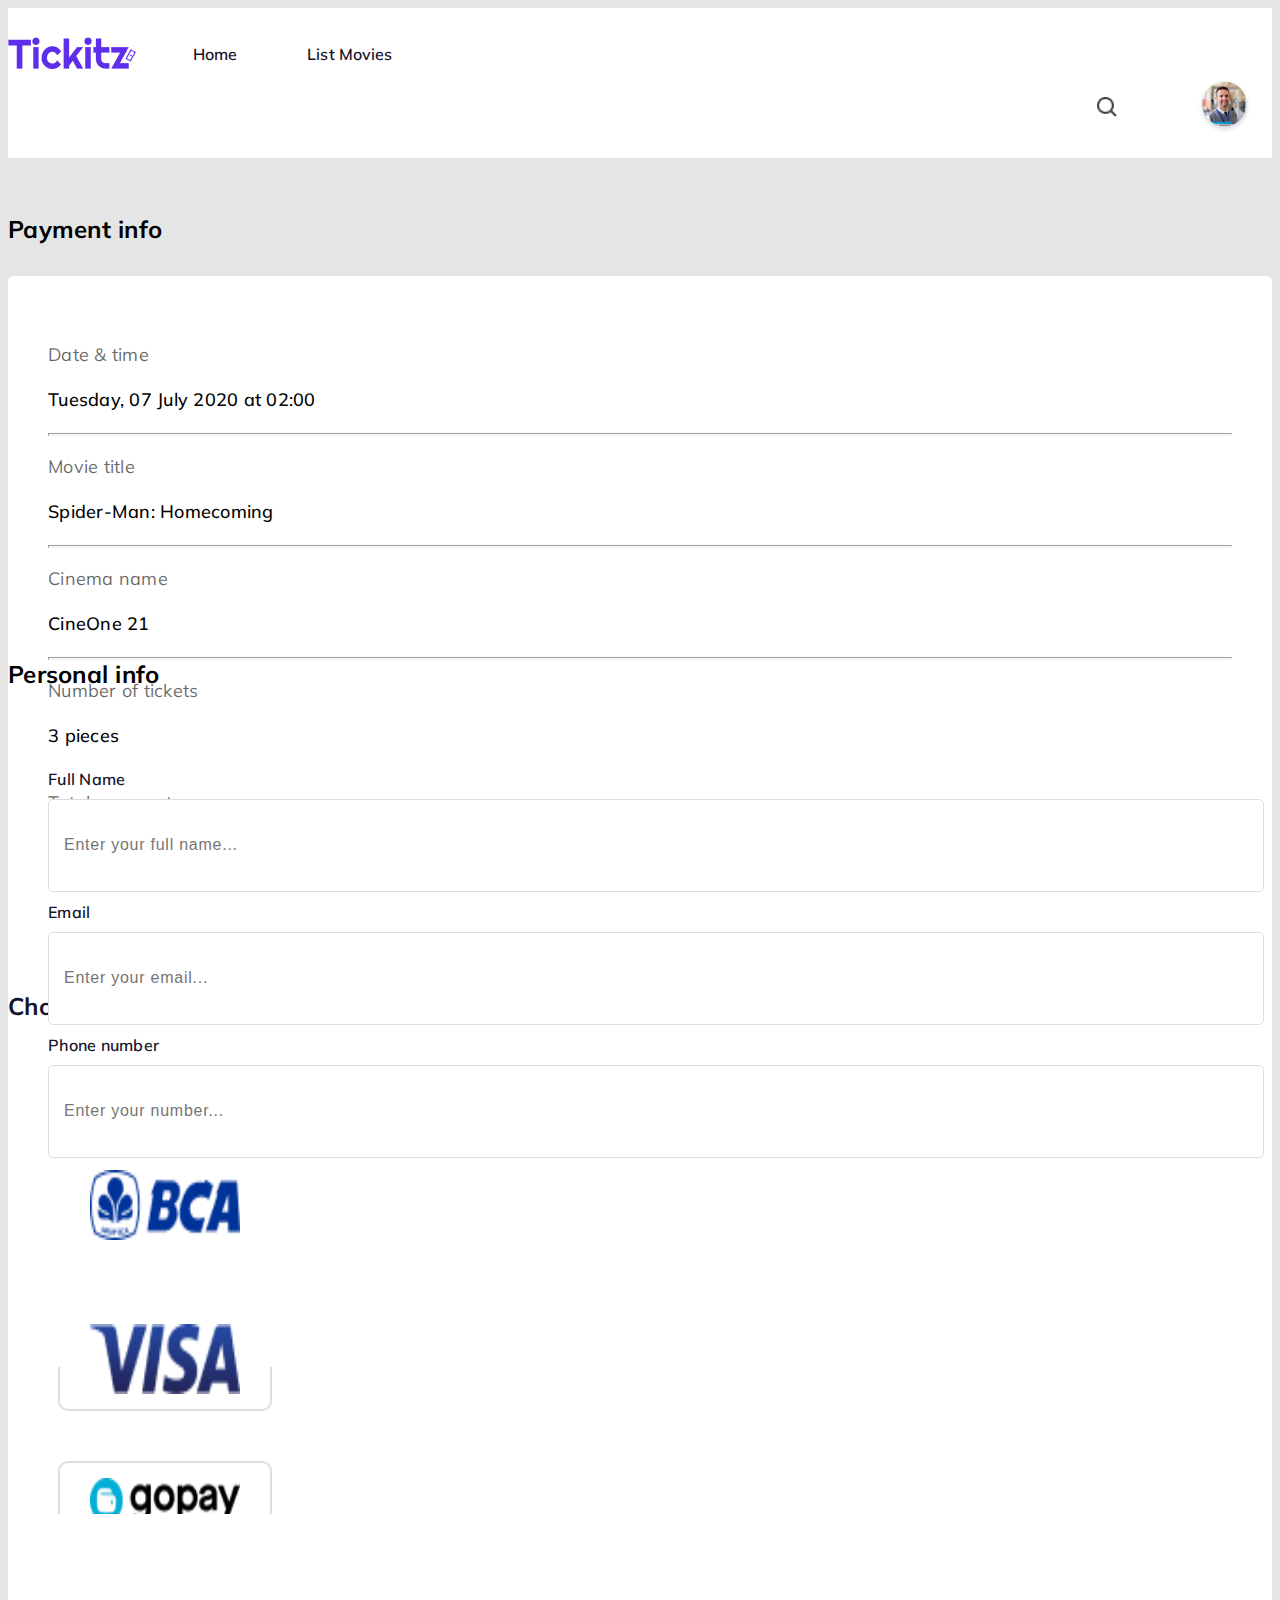
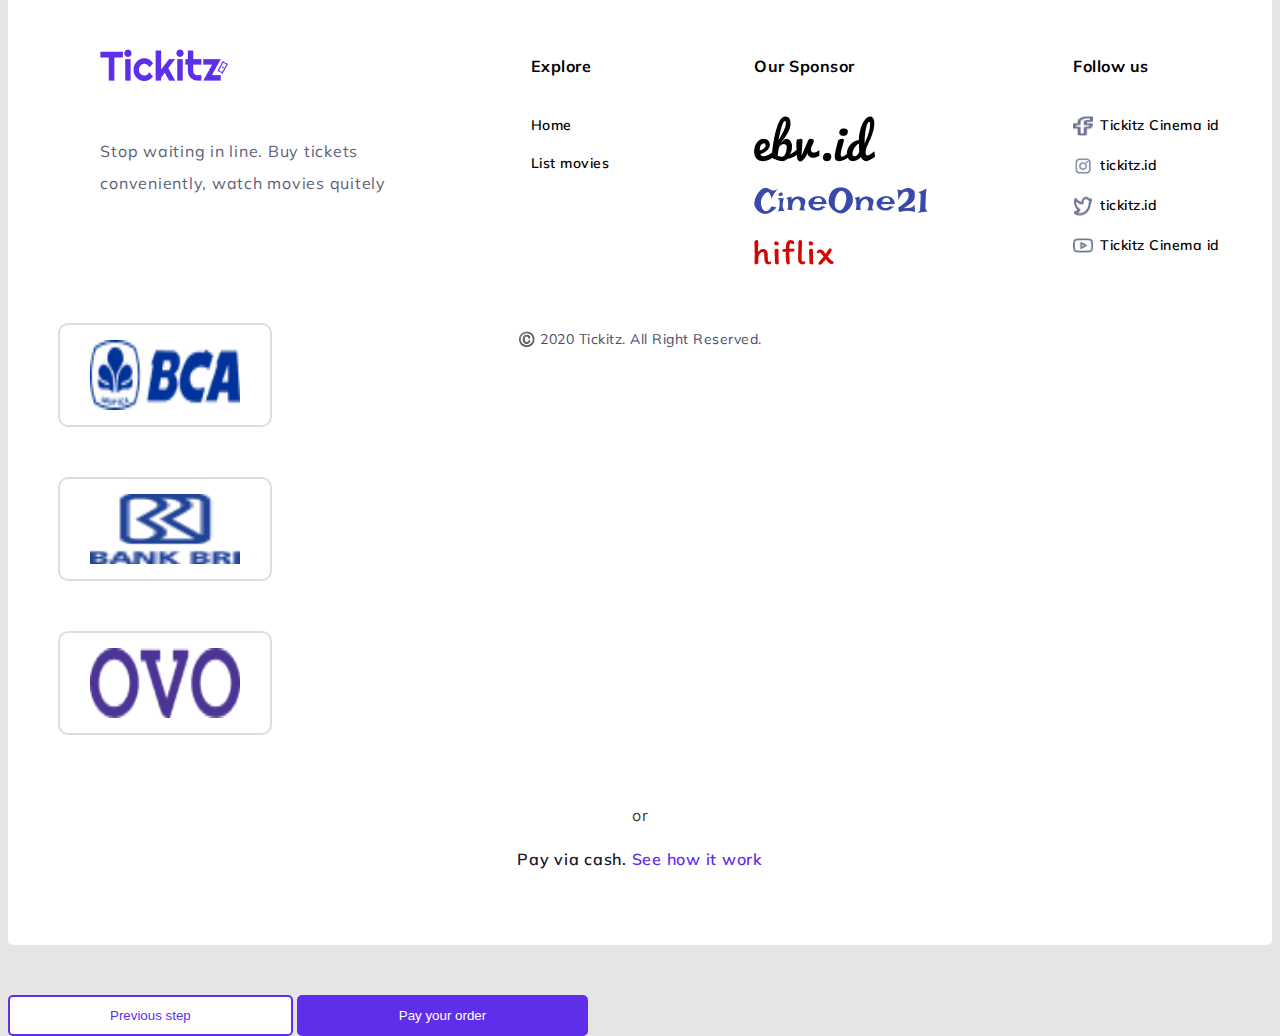
<file: pages/payment-page/index.html>
<!DOCTYPE html>
<html lang="en">
  <head>
    <meta charset="utf-8" />
    <meta name="description" content="Ticketz movies booking app" />
    <meta
      name="keywords"
      content="tickets, movies, now playing, upcoming, lion king, spiderman, john wick 3, black widow, tenet, the witches, moviegoers, ebu id, cineone 21, hiflix, instagram, facebook, twitter, youtube, ticketz.id, tickitz cinema id, "
    />
    <meta name="author" content="Sangkan Faiq" />
    <meta name="viewport" content="width=device-width, initial-scale=1" />
    <title>Tickitz - Payment page</title>
    <link
      href="https://cdn.jsdelivr.net/npm/bootstrap@5.2.0-beta1/dist/css/bootstrap.min.css"
      rel="stylesheet"
      integrity="sha384-0evHe/X+R7YkIZDRvuzKMRqM+OrBnVFBL6DOitfPri4tjfHxaWutUpFmBp4vmVor"
      crossorigin="anonymous"
    />
    <link
      href="https://fonts.googleapis.com/css2?family=Mulish:wght@300;400;500;600;700;800;900&display=swap"
      rel="stylesheet"
    />
    <link rel="stylesheet" href="styles.css" />
  </head>
  <body>
    <!--navbar-->
    <nav class="navbar">
      <div class="container">
        <div class="nav_logo left">
          <img src="../../assets/tickitz-logo.png" alt="">
            <div class="nav-item"><a href="">Home</a></div>
            <div class="nav-item"><a href="">List Movies</a></div>
        </div>
        <div class="nav_logo right">
          <div class="search_icon"><img src="../../assets/icons/search.png" alt=""></div>
          <div class="profile_icon"><img src="../../assets/profile/profile.png" alt=""></div>
        </div>
      </div>
    </nav>
    <!--end navbar-->

    <!-- payment page -->
    <section class="payment__page">
      <div class="container">
        <div class="row payment__page-box">
          <div class="payment__info col-lg-8">
            <h4>Payment info</h4>
            <div class="payment__info_detail">
              <div class="date_time d-flex justify-content-between">
                <p>Date & time</p>
                <p>Tuesday, 07 July 2020 at 02:00</p>
              </div>
              <hr />
              <div class="movie_title d-flex justify-content-between">
                <p>Movie title</p>
                <p>Spider-Man: Homecoming</p>
              </div>
              <hr />
              <div class="cinema_name d-flex justify-content-between">
                <p>Cinema name</p>
                <p>CineOne 21</p>
              </div>
              <hr></hr>
              <div class="number_tickets d-flex justify-content-between">
                <p>Number of tickets</p>
                <p>3 pieces</p>
              </div>
              <hr />
              <div class="total_payment d-flex justify-content-between">
                <p>Total payment</p>
                <p>$30.00</p>
              </div>
            </div>

            <div class="payment__method">
              <h4>Choose a Payment Method</h4>
              <div class="payment__method_box">
                <div class="box-1 d-flex justify-content-between">
                  <div class="box">
                    <img src="../../assets/payment/bca.png" alt="bca" />
                  </div>
                  <div class="box">
                    <img src="../../assets/payment/visa.png" alt="visa" />
                  </div>
                  <div class="box">
                    <img src="../../assets/payment/gopay.png" alt="gopay" />
                  </div>
                  <div class="box">
                    <img src="../../assets/payment/paypal.png" alt="paypal" />
                  </div>
                  <div class="box">
                    <img src="../../assets/payment/dana.png" alt="dana" />
                  </div>
                  <div class="box">
                    <img src="../../assets/payment/bca.png" alt="bca" />
                  </div>
                  <div class="box">
                    <img src="../../assets/payment/bri.png" alt="bri" />
                  </div>
                  <div class="box">
                    <img src="../../assets/payment/ovo.png" alt="" />
                  </div>
                </div>
                <div class="box-2">
                  <p>or</p>
                  <p>Pay via cash. <span>See how it work</span></p>
                </div>
              </div>
              <div class="button d-flex justify-content-between">
                <button>Previous step</button>
                <button>Pay your order</button>
              </div>
            </div>
          </div>

          <div class="personal__info col-lg-4">
            <h4>Personal info</h4>
            <form>
              <label>Full Name</label><br />
              <input
                type="text"
                placeholder="Enter your full name..."
                required
              /><br />
              <label for="">Email</label><br />
              <input
                type="text"
                placeholder="Enter your email..."
                required
              /><br />
              <label for="">Phone number</label><br />
              <input type="text" placeholder="Enter your number..." required />
            </form>
          </div>
        </div>
      </div>
    </section>
    <!-- end payment page -->

    <!-- footer -->
    <footer class="footer">
      <div class="container">
        <div class="footer__wrap flex-1">
          <ul>
            <img src="../../assets/tickitz-logo.png" alt="tickitz" />
            <li class="light">
              <p>
                Stop waiting in line. Buy tickets<br />conveniently, watch
                movies quitely
              </p>
            </li>
          </ul>
          <ul>
            <p>Explore</p>
            <li>Home</li>
            <li>List movies</li>
          </ul>
          <ul>
            <p>Our Sponsor</p>
            <li><img src="../../assets/sponsor/ebu-id.png" alt="ebu id" /></li>
            <li>
              <img src="../../assets/sponsor/co21.png" alt="cineone 21" />
            </li>
            <li><img src="../../assets/sponsor/hiflix.png" alt="hiflix" /></li>
          </ul>
          <ul class="footer__social">
            <p>Follow us</p>
            <li>
              <img src="../../assets/social/fb.png" alt="facebook" />Tickitz
              Cinema id
            </li>
            <li>
              <img src="../../assets/social/ig.png" alt="instagram" />tickitz.id
            </li>
            <li>
              <img src="../../assets/social/twt.png" alt="twitter" />tickitz.id
            </li>
            <li>
              <img src="../../assets/social/yt.png" alt="youtube" />Tickitz
              Cinema id
            </li>
          </ul>
        </div>
        <div class="footer__copyright">
          <p>©️ 2020 Tickitz. All Right Reserved.</p>
        </div>
      </div>
    </footer>
    <!-- end footer -->

    <script
      src="https://cdn.jsdelivr.net/npm/bootstrap@5.2.0-beta1/dist/js/bootstrap.bundle.min.js"
      integrity="sha384-pprn3073KE6tl6bjs2QrFaJGz5/SUsLqktiwsUTF55Jfv3qYSDhgCecCxMW52nD2"
      crossorigin="anonymous"
    ></script>
    <script
      src="https://cdn.jsdelivr.net/npm/@popperjs/core@2.11.5/dist/umd/popper.min.js"
      integrity="sha384-Xe+8cL9oJa6tN/veChSP7q+mnSPaj5Bcu9mPX5F5xIGE0DVittaqT5lorf0EI7Vk"
      crossorigin="anonymous"
    ></script>
    <script
      src="https://cdn.jsdelivr.net/npm/bootstrap@5.2.0-beta1/dist/js/bootstrap.min.js"
      integrity="sha384-kjU+l4N0Yf4ZOJErLsIcvOU2qSb74wXpOhqTvwVx3OElZRweTnQ6d31fXEoRD1Jy"
      crossorigin="anonymous"
    ></script>
  </body>
</html>
</file>
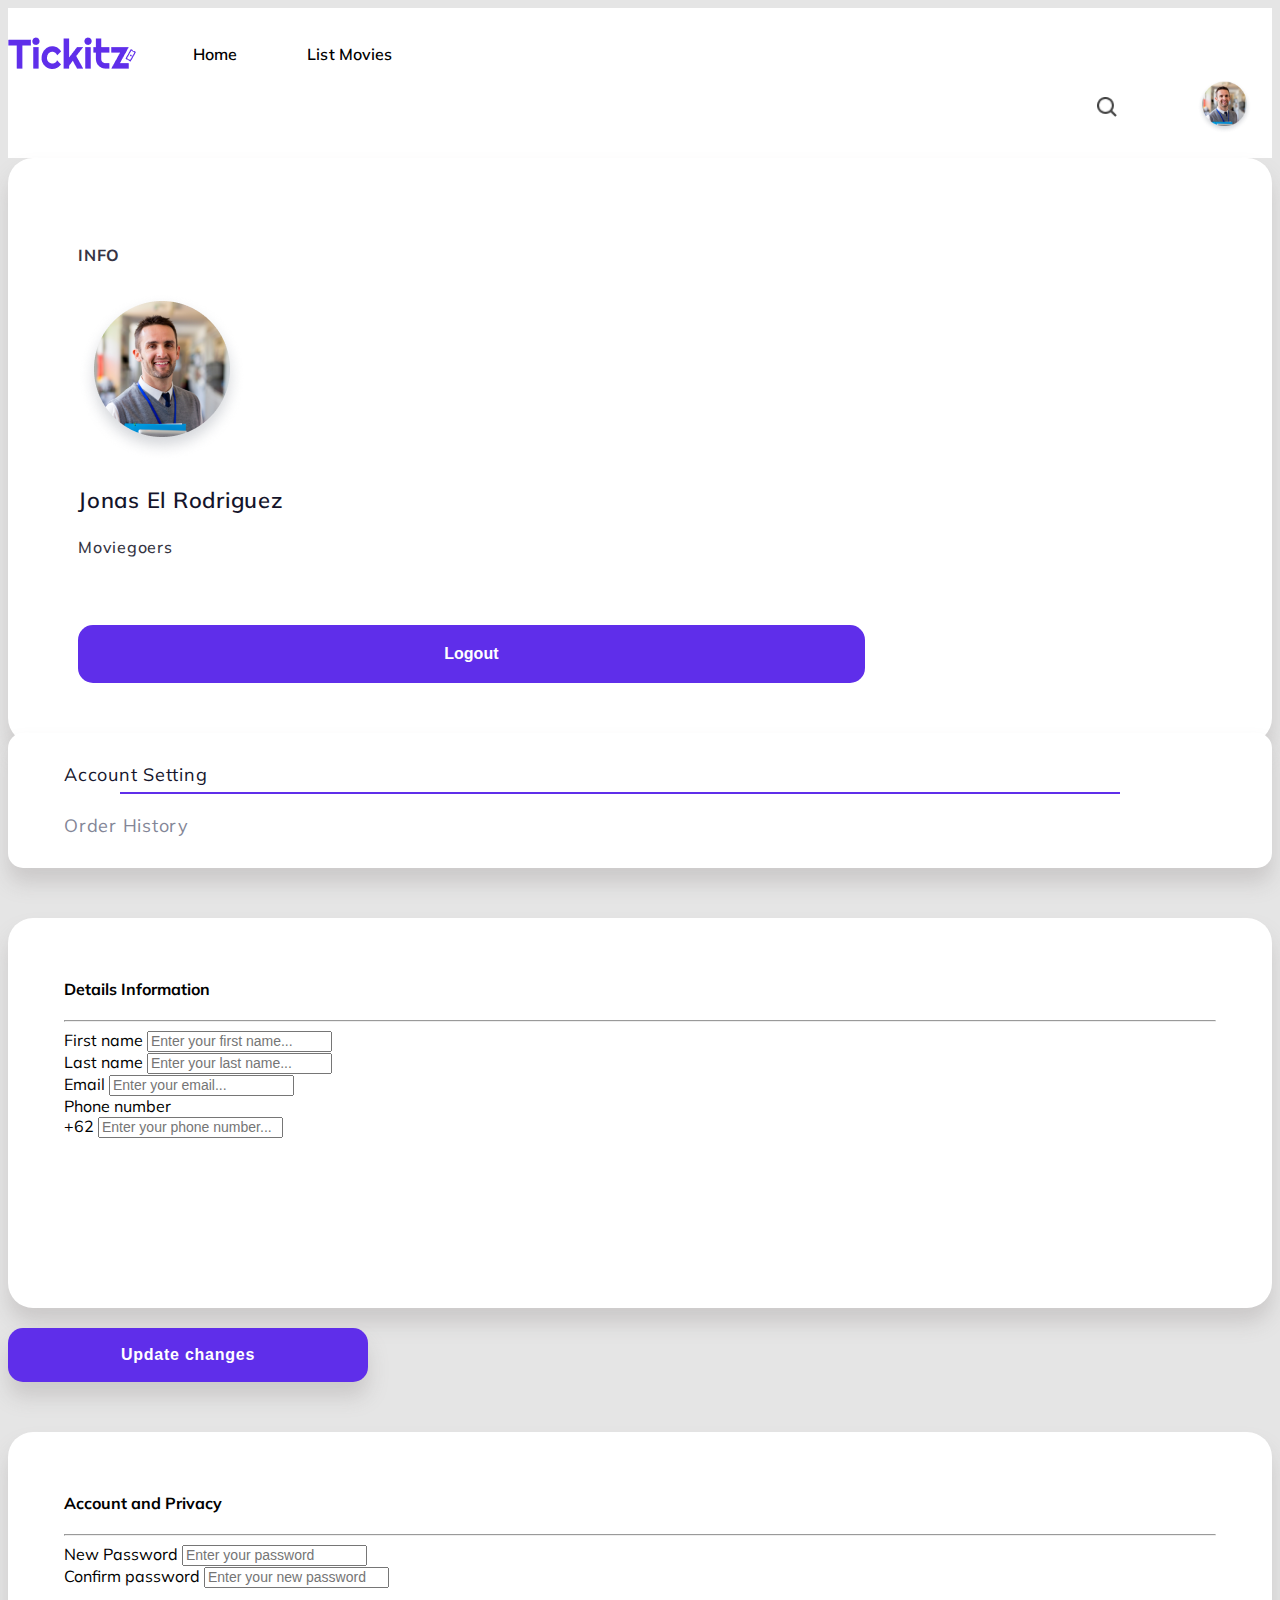
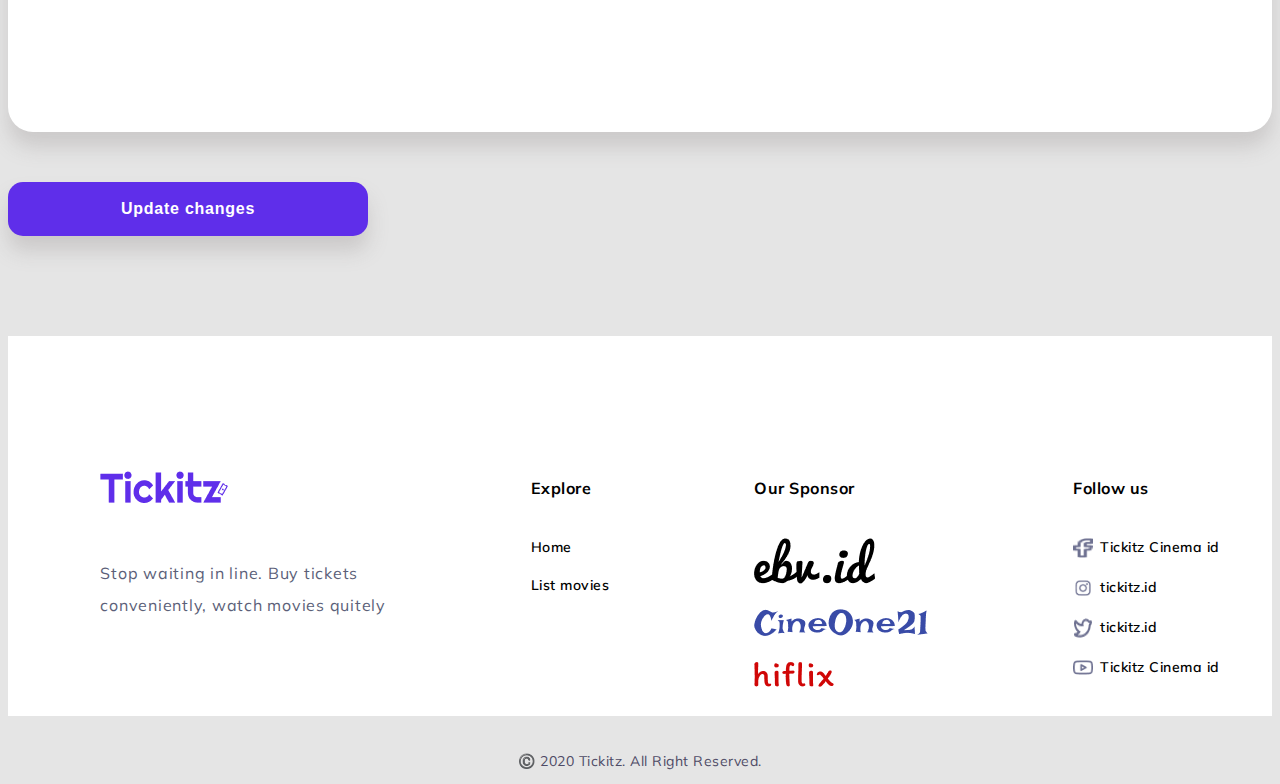
<file: pages/profile-page/index.html>
<!DOCTYPE html>
<html lang="en">
  <head>
    <meta charset="utf-8" />
    <meta name="description" content="Ticketz movies booking app" />
    <meta
      name="keywords"
      content="tickets, movies, now playing, upcoming, lion king, spiderman, john wick 3, black widow, tenet, the witches, moviegoers, ebu id, cineone 21, hiflix, instagram, facebook, twitter, youtube, ticketz.id, tickitz cinema id, "
    />
    <meta name="author" content="Sangkan Faiq" />
    <meta name="viewport" content="width=device-width, initial-scale=1" />
    <title>Tickitz - Profile page</title>
    <link
      href="https://cdn.jsdelivr.net/npm/bootstrap@5.2.0-beta1/dist/css/bootstrap.min.css"
      rel="stylesheet"
      integrity="sha384-0evHe/X+R7YkIZDRvuzKMRqM+OrBnVFBL6DOitfPri4tjfHxaWutUpFmBp4vmVor"
      crossorigin="anonymous"
    />
    <link
      href="https://fonts.googleapis.com/css2?family=Mulish:wght@300;400;500;600;700;800;900&display=swap"
      rel="stylesheet"
    />
    <link rel="stylesheet" href="styles.css" />
  </head>
  <body>
    <!--navbar-->
    <nav class="navbar">
      <div class="container">
        <div class="nav_logo left">
          <img src="../../assets/tickitz-logo.png" alt="" />
          <div class="nav-item"><a href="">Home</a></div>
          <div class="nav-item"><a href="">List Movies</a></div>
        </div>
        <div class="nav_logo right">
          <div class="search_icon">
            <img src="../../assets/icons/search.png" alt="" />
          </div>
          <div class="profile_icon">
            <img src="../../assets/profile/profile.png" alt="" />
          </div>
        </div>
      </div>
    </nav>
    <!--end navbar-->

    <!-- profile page-->
    <div class="container">
      <div class="profile_box row">
        <div class="profile_info col-md-4 mt-5">
          <div class="profile_info_box">
            <h4>INFO</h4>
            <div class="d-flex justify-content-center p-5">
              <img src="../../assets/profile/profile.png" alt="" />
            </div>
            <div class="centered text-center">
              <h2>Jonas El Rodriguez</h2>
              <h3>Moviegoers</h3>
              <button>Logout</button>
            </div>
          </div>
        </div>
        <div class="profile_detail col-md-8 mt-5">
          <div class="profile_detail-header d-flex">
            <h2 class="active">Account Setting</h2>
            <h2>Order History</h2>
          </div>
          <div class="detail_info">
            <h4>Details Information</h4>
            <hr />
            <form class="justify-content-between row">
              <div class="mb-3 col-md-6 mt-4">
                <label class="form-label">First name</label>
                <input type="text" class="form-control" placeholder="Enter your first name..."/>
              </div>
              <div class="mb-3 col-md-6 mt-4">
                <label class="form-label">Last name</label>
                <input type="text" class="form-control" placeholder="Enter your last name..."/>
              </div>
              <div class="mb-3 col-md-6">
                <label class="form-label">Email</label>
                <input type="text" class="form-control" placeholder="Enter your email..."/>
              </div>
              <div class="col-md-6">
                <label for="basic-url" class="form-label">Phone number</label>
                <div class="input-group mb-3">
                  <span class="input-group-text" id="basic-addon3">+62</span>
                  <input
                    type="text"
                    class="form-control"
                    id="basic-url"
                    aria-describedby="basic-addon3"
                    placeholder="Enter your phone number..."
                  />
                </div>
              </div>
            </form>
          </div>
          <button class="button">Update changes</button>

          <div class="detail_info">
            <h4>Account and Privacy</h4>
            <hr />
            <form class="justify-content-between row">
              <div class="mb-4 col-md-6 mt-4">
                <label class="form-label">New Password</label>
                <input type="text" class="form-control" placeholder="Enter your password"/>
              </div>
              <div class="mb-3 col-md-6 mt-4">
                <label class="form-label">Confirm password</label>
                <input type="text" class="form-control" placeholder="Enter your new password"/>
              </div>
            </form>
          </div>
          <button class="button">Update changes</button>
        </div>
      </div>
    </div>
    <!-- end profile page-->

    <!-- footer -->
    <footer class="footer">
      <div class="container">
        <div class="footer__wrap flex-1">
          <ul>
            <img src="../../assets/tickitz-logo.png" alt="tickitz" />
            <li class="light">
              <p>
                Stop waiting in line. Buy tickets<br />conveniently, watch
                movies quitely
              </p>
            </li>
          </ul>
          <ul>
            <p>Explore</p>
            <li>Home</li>
            <li>List movies</li>
          </ul>
          <ul>
            <p>Our Sponsor</p>
            <li><img src="../../assets/sponsor/ebu-id.png" alt="ebu id" /></li>
            <li>
              <img src="../../assets/sponsor/co21.png" alt="cineone 21" />
            </li>
            <li><img src="../../assets/sponsor/hiflix.png" alt="hiflix" /></li>
          </ul>
          <ul class="footer__social">
            <p>Follow us</p>
            <li>
              <img src="../../assets/social/fb.png" alt="facebook" />Tickitz
              Cinema id
            </li>
            <li>
              <img src="../../assets/social/ig.png" alt="instagram" />tickitz.id
            </li>
            <li>
              <img src="../../assets/social/twt.png" alt="twitter" />tickitz.id
            </li>
            <li>
              <img src="../../assets/social/yt.png" alt="youtube" />Tickitz
              Cinema id
            </li>
          </ul>
        </div>
        <div class="footer__copyright">
          <p>©️ 2020 Tickitz. All Right Reserved.</p>
        </div>
      </div>
    </footer>
    <!-- end footer -->

    <script
      src="https://cdn.jsdelivr.net/npm/bootstrap@5.2.0-beta1/dist/js/bootstrap.bundle.min.js"
      integrity="sha384-pprn3073KE6tl6bjs2QrFaJGz5/SUsLqktiwsUTF55Jfv3qYSDhgCecCxMW52nD2"
      crossorigin="anonymous"
    ></script>
    <script
      src="https://cdn.jsdelivr.net/npm/@popperjs/core@2.11.5/dist/umd/popper.min.js"
      integrity="sha384-Xe+8cL9oJa6tN/veChSP7q+mnSPaj5Bcu9mPX5F5xIGE0DVittaqT5lorf0EI7Vk"
      crossorigin="anonymous"
    ></script>
    <script
      src="https://cdn.jsdelivr.net/npm/bootstrap@5.2.0-beta1/dist/js/bootstrap.min.js"
      integrity="sha384-kjU+l4N0Yf4ZOJErLsIcvOU2qSb74wXpOhqTvwVx3OElZRweTnQ6d31fXEoRD1Jy"
      crossorigin="anonymous"
    ></script>
  </body>
</html>
</file>
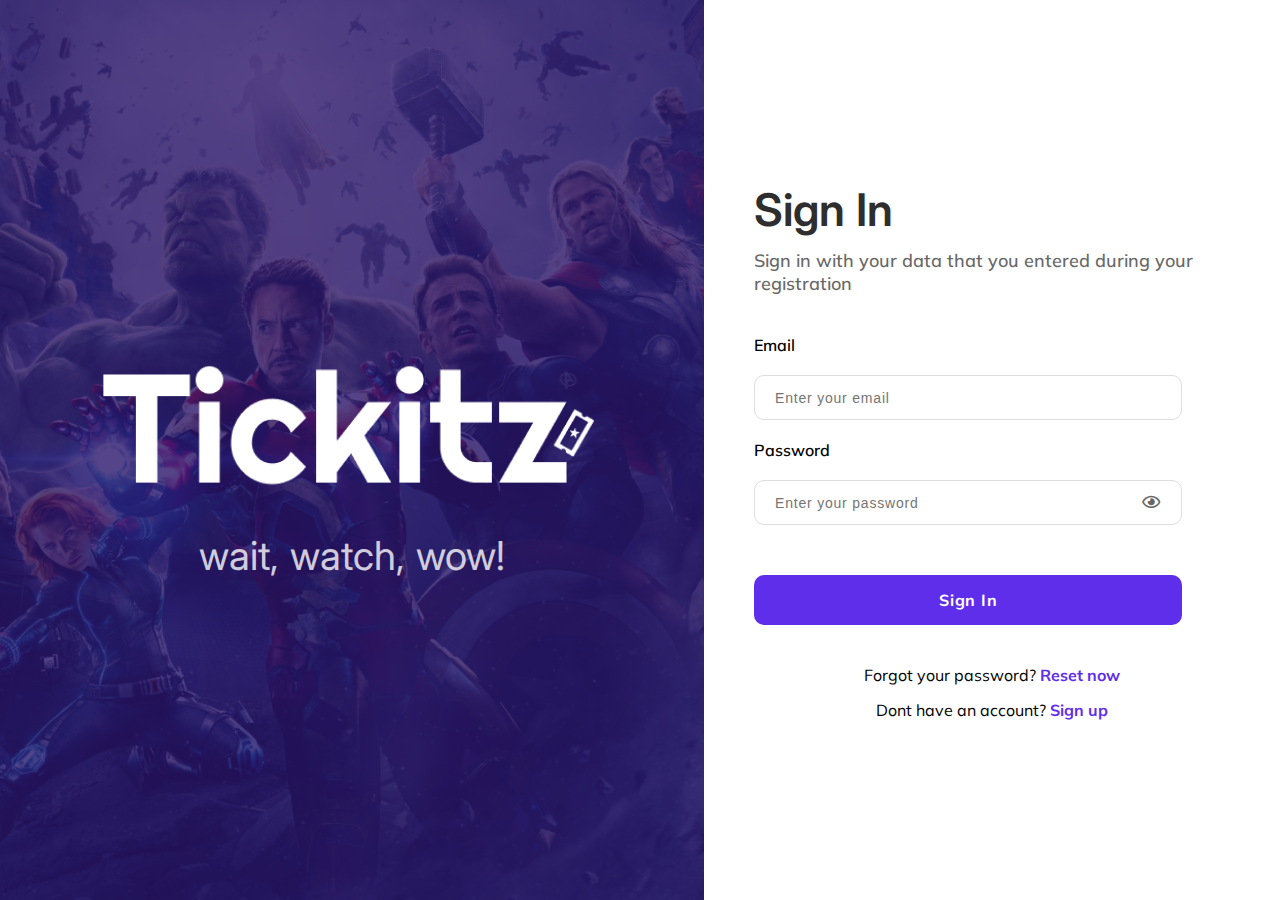
<file: pages/signin/index.html>
<!DOCTYPE html>
<html lang="en">
  <head>
    <meta charset="UTF-8" />
    <meta http-equiv="X-UA-Compatible" content="IE=edge" />
    <meta name="viewport" content="width=device-width, initial-scale=1.0" />
    <meta name="description" content="Tickitz sign up" />
    <meta name="author" content="Sangkan Faiq" />
    <meta
      name="keywords"
      content="sign up, first name, last name, email, phone number, tickitz"
    />
    <link
      href="https://fonts.googleapis.com/css2?family=Mulish:wght@300;400;500;600;700;800;900&display=swap"
      rel="stylesheet"
    />
    <link
      href="https://fonts.googleapis.com/css2?family=Inter:wght@300;400;500;600;700;800;900&display=swap"
      rel="stylesheet"
    />
    <link
      rel="stylesheet"
      href="https://cdnjs.cloudflare.com/ajax/libs/font-awesome/5.13.0/css/all.min.css"
    />

    <link rel="stylesheet" href="styles.css" />
    <link rel="stylesheet" href="mobile.css" />
    <title>Tickitz - Sign in</title>
  </head>
  <body>
    <div class="split left">
      <div class="logo">
        <img src="../../assets/signup/bg-2.png" alt="tickitz" />
        <h1>wait, watch, wow!</h1>
      </div>
    </div>

    <div class="split right">
      <div class="right__box">
        <img src="../../assets/tickitz-logo.png" alt="" />
        <h4>Sign In</h4>
        <h3>
          Sign in with your data that you entered during your registration
        </h3>
        <form>
          <label for="">Email</label><br />
          <input
            type="text"
            name="email"
            id="email"
            placeholder="Enter your email"
          /><br />
          <label for="">Password</label><br />
          <input
            type="password"
            placeholder="Enter your password"
            id="id_password"
            name="password"
          /><i
            class="far fa-eye"
            id="togglePassword"
            style="margin-left: -40px; cursor: pointer; color: #696666"
          ></i
          ><br />
          <button onClick="Login()">Sign In</button><br />
          <p class="bottom">
            Forgot your password?
            <a href="../../helper/forgot-password/index.html">Reset now</a>
          </p>
          <p class="bottom">
            Dont have an account? <a href="../signup/index.html">Sign up</a>
          </p>
        </form>
      </div>
    </div>

    <script>
      const togglePassword = document.querySelector("#togglePassword");
      const password = document.querySelector("#id_password");

      togglePassword.addEventListener("click", function (e) {
        const type =
          password.getAttribute("type") === "password" ? "text" : "password";
        password.setAttribute("type", type);
        this.classList.toggle("fa-eye-slash");
      });
    </script>
    <script>
      function Login() {
        const email = document.getElementById("email").value;
        const pass = document.getElementById("id_password").value;

        if (email == "sangkanfaiq@gmail.com" && pass == "123qwe") {
          alert("Selamat datang Sangkan Faiq");
          window.open("../../pages/home-page/index.html")
        } else {
          alert("Email atau password anda salah!");
        }
      }
    </script>
  </body>
</html>
</file>
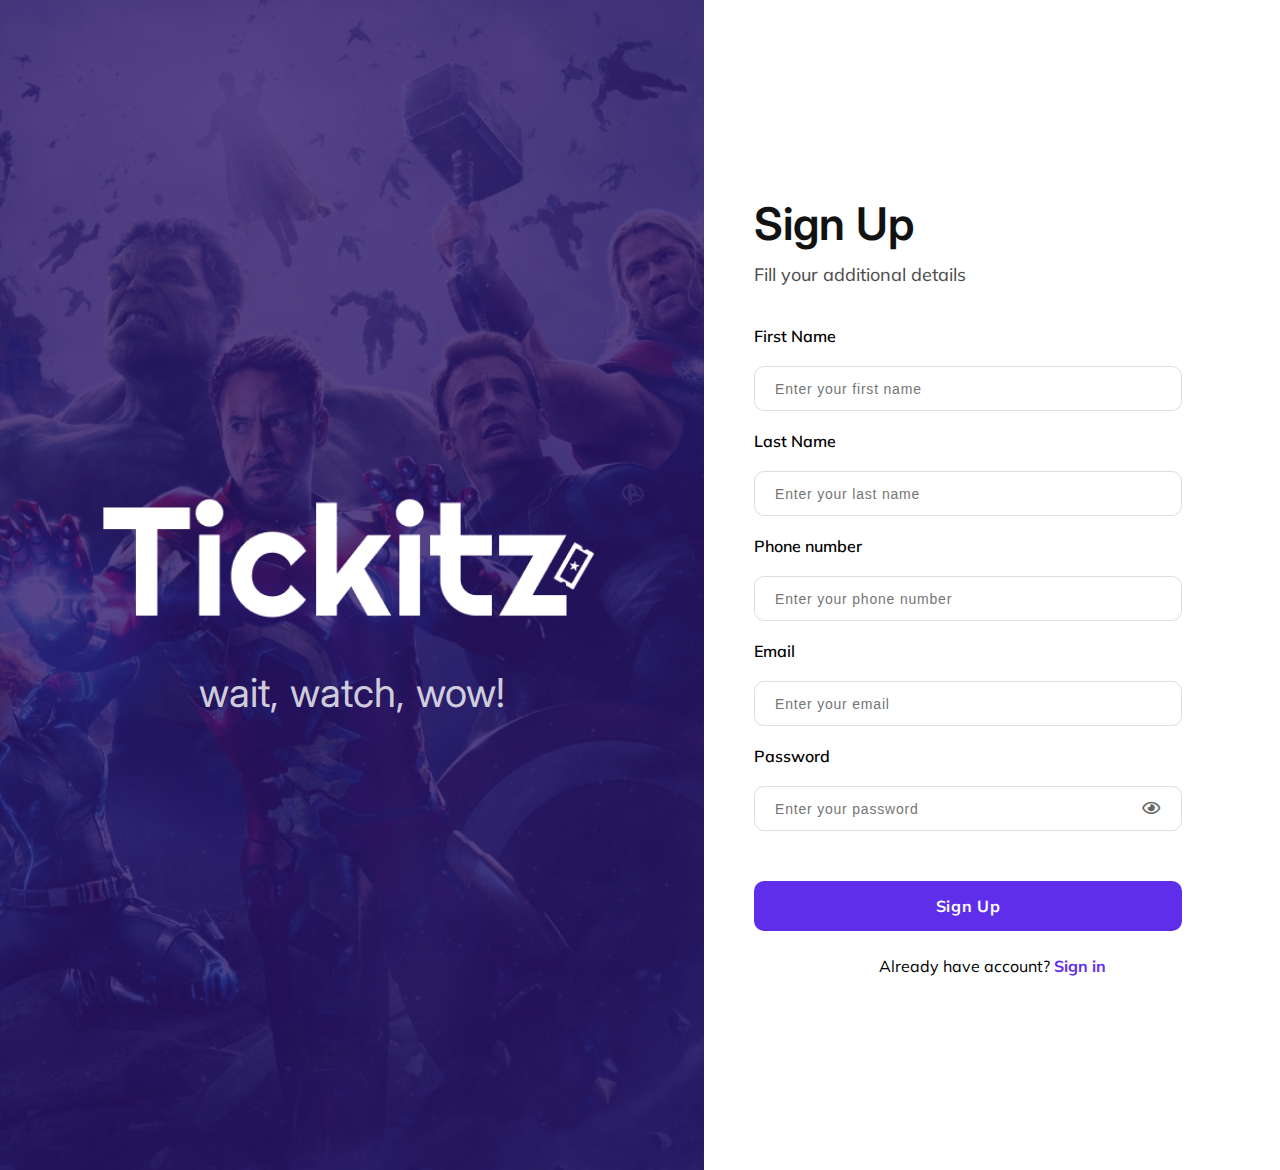
<file: pages/signup/index.html>
<!DOCTYPE html>
<html lang="en">
  <head>
    <meta charset="UTF-8" />
    <meta http-equiv="X-UA-Compatible" content="IE=edge" />
    <meta name="viewport" content="width=device-width, initial-scale=1.0" />
    <meta name="description" content="Tickitz sign up" />
    <meta name="author" content="Sangkan Faiq" />
    <meta
      name="keywords"
      content="sign up, first name, last name, email, phone number, tickitz"
    />
    <link
      href="https://fonts.googleapis.com/css2?family=Mulish:wght@300;400;500;600;700;800;900&display=swap"
      rel="stylesheet"
    />
    <link
      href="https://fonts.googleapis.com/css2?family=Inter:wght@300;400;500;600;700;800;900&display=swap"
      rel="stylesheet"
    />
    <link
      rel="stylesheet"
      href="https://cdnjs.cloudflare.com/ajax/libs/font-awesome/5.13.0/css/all.min.css"
    />

    <link rel="stylesheet" href="styles.css" />
    <link rel="stylesheet" href="mobile.css" />
    <title>Tickitz - Sign up</title>
  </head>
  <body>
    <div class="split left">
      <div class="logo">
        <a href="../../index.html"
          ><img src="../../assets/signup/bg-2.png" alt="tickitz"
        /></a>
        <h1>wait, watch, wow!</h1>
      </div>
    </div>

    <div class="split right">
      <div class="right__box">
        <img src="../../assets/tickitz-logo.png" alt="" />
        <h4>Sign Up</h4>
        <h3>Fill your additional details</h3>
        <form>
          <label for="">First Name</label><br />
          <input type="text" placeholder="Enter your first name" /><br />
          <label for="">Last Name</label><br />
          <input type="text" placeholder="Enter your last name" /><br />
          <label for="">Phone number</label><br />
          <input type="text" placeholder="Enter your phone number" /><br />
          <label for="">Email</label><br />
          <input type="text" placeholder="Enter your email" /><br />
          <label for="">Password</label><br />
          <input
            type="password"
            placeholder="Enter your password"
            id="id_password"
          /><i
            class="far fa-eye"
            id="togglePassword"
            style="margin-left: -40px; cursor: pointer; color: #696666"
          ></i
          ><br />
          <button>Sign Up</button><br />
          <p class="bottom">
            Already have account? <a href="../signin/index.html">Sign in</a>
          </p>
        </form>
      </div>
    </div>

    <script>
      const togglePassword = document.querySelector("#togglePassword");
      const password = document.querySelector("#id_password");

      togglePassword.addEventListener("click", function (e) {
        const type =
          password.getAttribute("type") === "password" ? "text" : "password";
          password.setAttribute("type", type);
          this.classList.toggle("fa-eye-slash");
      });
    </script>
  </body>
</html>
</file>
<file: styles/styles.css>
:root {
  --primary: #5f2eea;
  --secondary: #14142b;
}

body {
  font-family: "Mulish", sans-serif;
}

/* navbar */
.navbar {
  padding: 20px 0;
  z-index: 1;
  display: flex;
}
.left {
  justify-content: flex-start;
  text-align: left;
  margin-left: -50%;
}
/* .left button {
  display: none;
} */
.right {
  justify-content: flex-end;
}
.nav_links {
  display: flex;
}
.nav_links .right:nth-child(3) {
  display: none;
}
.nav_links a {
  color: var(--secondary);
  text-decoration: none;
  font-weight: 600;
  font-size: 16px;
  line-height: 20px;
  letter-spacing: 0.005em;
}
.nav_links .nav-item {
  margin: 0 35px;
  align-self: center;
}
.nav_links button {
  outline: none;
  border: none;
  background: var(--primary);
  border-radius: 5px;
  padding: 12px 40px;
  color: #f7f7fc;
  font-weight: 700;
  font-size: 14px;
  line-height: 24px;
  text-align: center;
  letter-spacing: 0.75px;
  transition: 0.3s ease-in-out;
}
.nav_links button:hover {
  background: #4e27b9;
}
.hamburger {
  cursor: pointer;
  display: none;
}
.hamburger .bar {
  display: block;
  width: 25px;
  height: 3px;
  margin: 5px auto;
  background-color: #000000;
  transition: all 0.3s ease-in-out;
}
/* .hamburger .bar:nth-child(2) {
  width: 20px;
  margin-left: 5px;
} */

/* banner */
.banner {
  display: flex;
  width: 100%;
  height: 609px;
  justify-content: center;
  align-items: center;
}
.title {
  padding-top: 200px;
}
.title h2 {
  font-weight: 700;
  font-size: 21px;
  line-height: 30px;
  color: var(--secondary);
}
.title h1 {
  color: var(--primary);
  font-weight: 700;
  font-size: 48px;
  line-height: 70px;
}
.imgBox {
  position: relative;
  display: flex;
}
.cards {
  width: 107px;
  height: 352.06px;
  border-radius: 10px;
}
.cards:nth-child(1) img,
.cards:nth-child(2) img,
.cards:nth-child(3) img {
  width: 100%;
  height: 100%;
}
.cards:nth-child(1) {
  margin-top: 116px;
  background-color: red;
}
.cards:nth-child(1)::after,
.cards:nth-child(2)::after,
.cards:nth-child(3)::after {
  content: "";
  display: block;
  width: 107px;
  height: 352.06px;
  background-color: rgba(0, 0, 0, 0.4);
  position: absolute;
  bottom: 0;
  border-radius: 10px;
}
.cards:nth-child(2)::after {
  top: 80px;
}
.cards:nth-child(3)::after {
  top: 48px;
}
.cards:nth-child(2) {
  margin-top: 80px;
  margin-left: 24px;
  background-color: green;
}
.cards:nth-child(3) {
  margin-top: 48px;
  margin-left: 24px;
  background-color: blue;
}

/* content page */
.content-page {
  position: relative;
  width: 100%;
  height: 578px;
  background-color: #f5f6f8;
}
.content-title {
  padding-top: 64px;
  display: flex;
  align-items: center;
  justify-content: space-between;
}
.content-title h2 {
  font-weight: 700;
  font-size: 24px;
  line-height: 30px;
  color: var(--primary);
}
.content-title h2::after {
  content: "";
  display: block;
  border-bottom: 3px solid var(--primary);
  width: 55%;
  margin: auto;
  padding-bottom: 16px;
}
.content-title a {
  font-weight: 700;
  font-size: 16px;
  line-height: 20px;
  letter-spacing: 0.15px;
  color: var(--primary);
  text-decoration: none;
}
.content-showing {
  display: flex;
}
.cards_box {
  padding: 56px 0;
}
.cards_showing {
  padding: 30px;
  height: 270px;
  align-self: center;
  border-radius: 10px;
  border: 2px solid #ffffff;
}
.cards_showing img {
  width: 100%;
  height: 100%;
}

/* upcoming movies */
.upcoming__movies {
  position: relative;
  width: 100%;
  height: 762px;
}
.upcoming__movies-title {
  margin-top: 104px;
  display: flex;
  align-items: center;
  justify-content: space-between;
}
.upcoming__movies-title h2 {
  font-weight: 700;
  font-size: 24px;
  line-height: 30px;
  color: var(--secondary);
}
.upcoming__movies-title a {
  font-weight: 700;
  font-size: 16px;
  line-height: 20px;
  letter-spacing: 0.15px;
  text-decoration: none;
  color: var(--primary);
}
.upcoming__movies-month {
  display: flex;
  margin-top: 40px;
  /* justify-content: center;
  align-items: center; */
  gap: 16px;
}
.month.active {
  background: var(--primary);
  color: #fff;
}
.month {
  background: #ffffff;
  border: 1px solid var(--primary);
  padding: 12px 37px;
  border-radius: 5px;
  color: var(--primary);
  font-weight: 600;
  font-size: 14px;
  line-height: 18px;
  text-align: center;
  transition: 0.3s;
}
.month:hover {
  background-color: var(--primary);
  color: #fff;
  cursor: pointer;
}
.upcoming__movies-card {
  display: flex;
  margin-top: 68px;
  gap: 10px;
}
.upcoming__movies-card-items {
  width: 225px;
  height: 450px;
  padding-top: 30px;
  text-align: center;
  border-radius: 10px;
  border: 1px solid #dedede;
}
.upcoming__movies-card-items .movie_title {
  padding-top: 24px;
  font-weight: 700;
  font-size: 18px;
  line-height: 22px;
  letter-spacing: 0.15px;
  color: #14142b;
}
.upcoming__movies-card-items .movie_genre {
  font-weight: 700;
  font-size: 12px;
  line-height: 16px;
  letter-spacing: 0.4px;
  color: var(--secondary);
  margin-top: 8px;
  height: 50px;
}
.upcoming__movies-card-items button {
  background: #fff;
  border-radius: 5px;
  border: 1px solid var(--primary);
  padding: 8px 50px;
  transition: 0.3s;
  font-weight: 700;
  font-size: 14px;
  line-height: 18px;
}
.upcoming__movies-card-items button a {
  text-decoration: none;
  color: var(--primary);
}
/* .upcoming__movies-card-items button a:hover {
  color: #ffff;
} */
/* .upcoming__movies-card-items button:hover {
  background: var(--primary);
  color: #fff;
} */

/* content subscribe */
.content__subscribe {
  width: 100%;
  height: 375px;
  text-align: center;
}
.content__subscribe-box {
  height: 375px;
  box-shadow: 0px 16px 32px rgba(186, 186, 186, 0.3);
}
.content__subscribe-box .content__subscribe-title h2 {
  padding-top: 50px;
  font-weight: 400;
  font-size: 24px;
  line-height: 114%;
  letter-spacing: 0.25px;
  color: #4e4b66;
}
.content__subscribe-box .content__subscribe-title span {
  font-weight: 700;
  font-size: 48px;
  line-height: 55px;
  color: var(--primary);
}
.content__subscribe-subscribe {
  padding-top: 48px;
}
.content__subscribe-subscribe input {
  padding: 12px 168px 15px 0px;
  padding-left: 24px;
  border: 2px solid #dedede;
  border-radius: 5px;
  outline: none;
}
.content__subscribe-subscribe input::placeholder {
  font-weight: 600;
  font-size: 14px;
  line-height: 23px;
  letter-spacing: 0.75px;
  color: #a0a3bd;
}
.content__subscribe-subscribe button {
  padding: 17px 29px;
  border-radius: 5px;
  font-family: "Open Sans";
  font-weight: 600;
  font-size: 14px;
  line-height: 19px;
  letter-spacing: 0.5px;
  color: #ffffff;
  background: var(--primary);
  outline: none;
  border: none;
}
.content__subscribe-details {
  padding-top: 40px;
}
.content__subscribe-details p {
  font-weight: 400;
  font-size: 14px;
  line-height: 24px;
  text-align: center;
  letter-spacing: 0.75px;
  color: #6e7191;
}

/* footer */
footer {
  height: 350px;
  margin-top: 100px;
}
.footer_logo p {
  font-weight: 400;
  font-size: 16px;
  line-height: 32px;
  letter-spacing: 0.75px;
  color: var(--secondary);
  margin-top: 40px;
}
.footer h3 {
  font-weight: 700;
  font-size: 16px;
  line-height: 20px;
  letter-spacing: 0.5px;
  color: #000000;
  margin-bottom: 40px;
}
.footer .sponsor img {
  padding: 10px 0;
}
.footer .social img {
  width: 20px;
  height: 20px;
  margin-right: 10px;
}
.footer__copyright {
  margin-top: 50px;
  display: flex;
  justify-content: center;
  align-items: center;
}
.footer__copyright p {
  font-style: normal;
  font-weight: 400;
  font-size: 14px;
  line-height: 18px;
  letter-spacing: 0.5px;
  color: #4e4b66;
}
</file>
<file: styles/mobile.css>
@media screen and (max-width: 768px) {
  /* navbar */
  .navbar {
    box-shadow: 0 1px 10px rgba(0, 0, 0, 0.5);
  }
  .hamburger {
    display: block;
  }
  .hamburger.active .bar:nth-child(1) {
    transform: translateY(8px) rotate(45deg);
  }
  .hamburger.active .bar:nth-child(2) {
    opacity: 0;
  }
  .hamburger.active .bar:nth-child(3) {
    transform: translateY(-8px) rotate(-45deg);
  }
  .left {
    margin-left: 0;
  }
  .nav_links .right:nth-child(3) {
    display: block;
  }
  .nav_links {
    position: absolute;
    left: -100%;
    top: 90px;
    height: 300px;
    gap: 0;
    flex-direction: column;
    background: #fff;
    width: 100%;
    text-align: center;
    transition: 0.3s;
  }
  .nav-item {
    padding: 40px 0;
  }
  .nav_links.active {
    left: 0;
  }

  /* banner */
  .title {
    text-align: center;
  }
  .imgBox {
    justify-content: center;
  }
  .content-showing {
    padding: 0 120px;
  }
  .mySwiper2 {
    padding: 0 150px;
  }
  .myswiper_2 {
    padding: 0 120px;
  }

  /* subscribe */
  .content__subscribe-subscribe input {
    padding: 12px 90px 15px 0px;
    padding-left: 24px;
  }
}
@media screen and (max-width: 468px) {
  .cards {
    width: 100px;
    height: 350px;
  }
  .cards:nth-child(1)::after,
  .cards:nth-child(2)::after,
  .cards:nth-child(3)::after {
    width: 94px;
    height: 350px;
  }
  .title h2 {
    font-size: 18px;
  }
  .title h1 {
    font-size: 45px;
  }
  .content-title h2 {
    font-size: 20px;
  }
  .content-title h2::after {
    display: none;
  }
  .content-title a {
    font-size: 15px;
  }
  .content-showing {
    padding: 0 50px;
  }
  .mySwiper2 {
    padding: 0 90px;
  }
  .myswiper_2 {
    padding: 0 40px;
  }
  .upcoming__movies-title h2 {
    font-size: 20px;
  }
  .upcoming__movies-title a {
    font-size: 15px;
  }
}
</file>
<file: helper/forgot-password/styles.css>
* {
  margin: 0;
  padding: 0;
  box-sizing: border-box;
}
body {
  font-family: "Mulish", sans-serif;
}
:root {
  --primary: #5f2eea;
}
.split {
  position: absolute;
  width: 100%;
}
.left {
  width: 55%;
  height: 100vh;
  left: 0;
  background: url(../../assets/signup/bg.png);
  background-position: center;
  background-repeat: no-repeat;
  background-size: cover;
}
.left .logo {
  width: 100%;
  height: 100%;
  background: rgba(43, 21, 107, 0.8);
  display: flex;
  padding: 70px 80px;
  flex-direction: column;
}
.left .logo img {
  width: 275px;
  height: 105px;
}
.left .logo h1 {
  font-family: "Mulish";
  font-weight: 700;
  font-size: 45px;
  line-height: 60px;
  letter-spacing: 0.003em;
  color: #ffffff;
}
.left .logo p {
  color: #fff;
  font-size: 20px;
  font-weight: 400;
  line-height: 30px;
  letter-spacing: 0.007em;

  color: rgba(255, 255, 255, 0.7);
}
.left .logo .rounded_box {
  display: flex;
  margin-top: 30px;
}
.left .logo img:nth-child(5) {
  position: absolute;
  width: 2px;
  margin-top: 310px;
  margin-left: 24px;
  height: 30px;
}
.left .logo img:nth-child(7) {
  position: absolute;
  width: 2px;
  margin-top: 390px;
  margin-left: 24px;
  height: 30px;
}
.left .logo img:nth-child(9) {
  position: absolute;
  width: 2px;
  margin-top: 470px;
  margin-left: 24px;
  height: 30px;
}

.left .logo .rounded_box .rounded.active {
  background: #fff;
  color: rgba(37, 4, 58, 0.87);
}
.left .logo .rounded_box .rounded {
  font-family: "Inter";
  font-weight: 500;
  font-size: 20px;
  line-height: 29px;
  display: flex;
  justify-content: center;
  align-items: center;
  letter-spacing: 0.005em;
  width: 50px;
  height: 50px;
  border-radius: 50%;
  border: 1px solid #fff;
  color: #fff;
}
.left .logo .rounded_box p.active {
  color: #fff;
}
.left .logo .rounded_box p {
  align-self: center;
  margin-left: 45px;
  font-family: "Mulish";
  font-weight: 500;
  font-size: 24px;
  line-height: 30px;
  letter-spacing: 0.005em;
  color: rgba(255, 255, 255, 0.6);
}

.right {
  width: 45%;
  height: 100vh;
  right: 0;
  align-items: center;
}
.right__box {
  width: 100%;
  padding: 50px;
}
.right__box img {
  display: none;
}
.right__box h4 {
  font-family: "Inter";
  font-weight: 600;
  font-size: 30px;
  line-height: 58px;
  letter-spacing: 0.003em;
  color: #2e2e2e;
}
.right__box h4:nth-child(3) {
  display: none;
}
.right__box h3 {
  margin-bottom: 5px;
  font-weight: 600;
  margin-top: 10px;
  font-size: 18px;
  color: rgba(0, 0, 0, 0.6);
  margin-bottom: 40px;
}
.right__box p:nth-child(2) {
  font-family: "Inter";
  font-weight: 500;
  font-size: 16px;
  line-height: 22px;
  letter-spacing: 0.007em;
  color: rgba(0, 0, 0, 0.5);
  margin-top: 15px;
  margin-bottom: 40px;
}
.right__box form input {
  border: 1px solid #dedede;
  border-radius: 10px;
  width: 90%;
  padding: 0px 20px;
  height: 45px;
  outline: none;
  font-size: 15px;
}
.right__box form input::placeholder {
  font-size: 14px;
  letter-spacing: 0.8px;
}
.right__box form label {
  font-weight: 600;
}
.right__box form label,
.right__box form input {
  margin: 20px 0;
}
.right__box button {
  margin-top: 50px;
  width: 90%;
  height: 50px;
  border-radius: 10px;
  outline: none;
  border: none;
  background: var(--primary);
  font-family: "Mulish";
  font-weight: 700;
  font-size: 16px;
  line-height: 28px;
  color: #fff;
  cursor: pointer;
  letter-spacing: 0.75px;
  transition: 0.3s;
}
.right__box button:hover {
  background: #4e27b9;
}
</file>
<file: helper/forgot-password/mobile.css>
@media screen and (max-width: 768px) {
  .left {
    display: none;
  }
  .right {
    width: 100%;
  }
  /* .right__box {
      margin-top: 80px;
    } */
  .right__box img {
    display: block;
    margin-bottom: 45px;
  }
  .right__box h4 {
    font-size: 26px;
  }
  .right__box h4:nth-child(2) {
    display: none;
  }
  .right__box h4:nth-child(3) {
    display: block;
  }
  .right__box h3 {
    font-size: 16px;
  }
  .right__box p:nth-child(2) {
    font-size: 16px;
  }
  .right__box form input,
  .right__box form button {
    width: 100%;
  }
  .right__box .bottom {
    margin-bottom: 15px;
  }
}
</file>
<file: helper/update-password/styles.css>
* {
  margin: 0;
  padding: 0;
  box-sizing: border-box;
}
body {
  font-family: "Mulish", sans-serif;
}
:root {
  --primary: #5f2eea;
}
.split {
  position: absolute;
  width: 100%;
}
.left {
  width: 55%;
  height: 100vh;
  left: 0;
  background: url(../../assets/signup/bg.png);
  background-position: center;
  background-repeat: no-repeat;
  background-size: cover;
}
.left .logo {
  width: 100%;
  height: 100%;
  background: rgba(43, 21, 107, 0.8);
  display: flex;
  padding: 70px 80px;
  flex-direction: column;
}
.left .logo img {
  width: 275px;
  height: 105px;
}
.left .logo h1 {
  font-family: "Mulish";
  font-weight: 700;
  font-size: 45px;
  line-height: 60px;
  letter-spacing: 0.003em;
  color: #ffffff;
}
.left .logo p {
  color: #fff;
  font-size: 20px;
  font-weight: 400;
  line-height: 30px;
  letter-spacing: 0.007em;

  color: rgba(255, 255, 255, 0.7);
}
.left .logo .rounded_box {
  display: flex;
  margin-top: 30px;
}
.left .logo img:nth-child(5) {
  position: absolute;
  width: 2px;
  margin-top: 310px;
  margin-left: 24px;
  height: 30px;
}
.left .logo img:nth-child(7) {
  position: absolute;
  width: 2px;
  margin-top: 390px;
  margin-left: 24px;
  height: 30px;
}
.left .logo img:nth-child(9) {
  position: absolute;
  width: 2px;
  margin-top: 470px;
  margin-left: 24px;
  height: 30px;
}

.left .logo .rounded_box .rounded.active {
  background: #fff;
  color: rgba(37, 4, 58, 0.87);
}
.left .logo .rounded_box .rounded {
  font-family: "Inter";
  font-weight: 500;
  font-size: 20px;
  line-height: 29px;
  display: flex;
  justify-content: center;
  align-items: center;
  letter-spacing: 0.005em;
  width: 50px;
  height: 50px;
  border-radius: 50%;
  border: 1px solid #fff;
  color: #fff;
}
.left .logo .rounded_box p.active {
  color: #fff;
}
.left .logo .rounded_box p {
  align-self: center;
  margin-left: 45px;
  font-family: "Mulish";
  font-weight: 500;
  font-size: 24px;
  line-height: 30px;
  letter-spacing: 0.005em;
  color: rgba(255, 255, 255, 0.6);
}

.right {
  width: 45%;
  height: 100vh;
  right: 0;
  align-items: center;
}
.right__box {
  width: 100%;
  padding: 50px;
}
.right__box img {
  display: none;
}
.right__box h4 {
  font-family: "Inter";
  font-weight: 600;
  font-size: 30px;
  line-height: 58px;
  letter-spacing: 0.003em;
  color: #2e2e2e;
}
.right__box h4:nth-child(3) {
  display: none;
}
.right__box h3 {
  margin-bottom: 5px;
  font-weight: 600;
  margin-top: 10px;
  font-size: 18px;
  color: rgba(0, 0, 0, 0.6);
  margin-bottom: 40px;
}
.right__box p:nth-child(2) {
  font-family: "Inter";
  font-weight: 500;
  font-size: 16px;
  line-height: 22px;
  letter-spacing: 0.007em;
  color: rgba(0, 0, 0, 0.5);
  margin-top: 15px;
  margin-bottom: 40px;
}
.right__box form input {
  border: 1px solid #dedede;
  border-radius: 10px;
  width: 90%;
  padding: 0px 20px;
  height: 45px;
  outline: none;
  font-size: 15px;
}
.right__box form input::placeholder {
  font-size: 14px;
  letter-spacing: 0.8px;
}
.right__box form label {
  font-weight: 600;
}
.right__box form label,
.right__box form input {
  margin: 20px 0;
}
.right__box form button {
  margin-top: 50px;
  width: 90%;
  height: 50px;
  border-radius: 10px;
  outline: none;
  border: none;
  background: var(--primary);
  font-family: "Mulish";
  font-weight: 700;
  font-size: 16px;
  line-height: 28px;
  color: #fff;
  cursor: pointer;
  letter-spacing: 0.75px;
  transition: 0.3s;
}
.right__box form button:hover {
  background: #4e27b9;
}
</file>
<file: helper/update-password/mobile.css>
@media screen and (max-width: 768px) {
  .left {
    display: none;
  }
  .right {
    width: 100%;
  }
  /* .right__box {
        margin-top: 80px;
      } */
  .right__box img {
    display: block;
    margin-bottom: 45px;
  }
  .right__box h4 {
    font-size: 26px;
  }
  .right__box h4:nth-child(2) {
    display: none;
  }
  .right__box h4:nth-child(3) {
    display: block;
  }
  .right__box h3 {
    font-size: 16px;
  }
  .right__box p:nth-child(2) {
    font-size: 16px;
  }
  .right__box form input,
  .right__box form button {
    width: 100%;
  }
  .right__box .bottom {
    margin-bottom: 15px;
  }
}
</file>
<file: pages/home-page/styles.css>
:root {
  --primary: #5f2eea;
  --secondary: #14142b;
}

body {
  font-family: "Mulish", sans-serif;
}

/* navbar */
.navbar {
  padding: 20px 0;
  z-index: 1;
  display: flex;
}
.left {
  justify-content: flex-start;
  text-align: left;
  margin-left: -50%;
}
/* .left button {
  display: none;
} */
.right {
  justify-content: flex-end;
}
.nav_links {
  display: flex;
}
.nav_links .right:nth-child(3) {
  display: none;
}
.nav_links a {
  color: var(--secondary);
  text-decoration: none;
  font-weight: 600;
  font-size: 16px;
  line-height: 20px;
  letter-spacing: 0.005em;
}
.nav_links .nav-item {
  margin: 0 35px;
  align-self: center;
}
.nav_links button {
  outline: none;
  border: none;
  background: var(--primary);
  border-radius: 5px;
  padding: 12px 40px;
  color: #f7f7fc;
  font-weight: 700;
  font-size: 14px;
  line-height: 24px;
  text-align: center;
  letter-spacing: 0.75px;
  transition: 0.3s ease-in-out;
}
.nav_links button:hover {
  background: #4e27b9;
}
.nav_links .search_icon {
  align-self: center;
  margin-right: 60px;
}
.nav_links .search_icon img {
  width: 20px;
  height: 20px;
}
.nav_links .profile_icon {
  align-self: center;
}
.nav_links .profile_icon img {
  width: 55px;
  height: 55px;
}
.hamburger {
  cursor: pointer;
  display: none;
}
.hamburger .bar {
  display: block;
  width: 25px;
  height: 3px;
  margin: 5px auto;
  background-color: #000000;
  transition: all 0.3s ease-in-out;
}
/* .hamburger .bar:nth-child(2) {
  width: 20px;
  margin-left: 5px;
} */

/* banner */
.banner {
  display: flex;
  width: 100%;
  height: 609px;
  justify-content: center;
  align-items: center;
}
.title {
  padding-top: 200px;
}
.title h2 {
  font-weight: 700;
  font-size: 21px;
  line-height: 30px;
  color: var(--secondary);
}
.title h1 {
  color: var(--primary);
  font-weight: 700;
  font-size: 48px;
  line-height: 70px;
}
.imgBox {
  position: relative;
  display: flex;
}
.cards {
  width: 107px;
  height: 352.06px;
  border-radius: 10px;
}
.cards:nth-child(1) img,
.cards:nth-child(2) img,
.cards:nth-child(3) img {
  width: 100%;
  height: 100%;
}
.cards:nth-child(1) {
  margin-top: 116px;
  background-color: red;
}
.cards:nth-child(1)::after,
.cards:nth-child(2)::after,
.cards:nth-child(3)::after {
  content: "";
  display: block;
  width: 107px;
  height: 352.06px;
  background-color: rgba(0, 0, 0, 0.4);
  position: absolute;
  bottom: 0;
  border-radius: 10px;
}
.cards:nth-child(2)::after {
  top: 80px;
}
.cards:nth-child(3)::after {
  top: 48px;
}
.cards:nth-child(2) {
  margin-top: 80px;
  margin-left: 24px;
  background-color: green;
}
.cards:nth-child(3) {
  margin-top: 48px;
  margin-left: 24px;
  background-color: blue;
}

/* content page */
.content-page {
  position: relative;
  width: 100%;
  height: 578px;
  background-color: #f5f6f8;
}
.content-title {
  padding-top: 64px;
  display: flex;
  align-items: center;
  justify-content: space-between;
}
.content-title h2 {
  font-weight: 700;
  font-size: 24px;
  line-height: 30px;
  color: var(--primary);
}
.content-title h2::after {
  content: "";
  display: block;
  border-bottom: 3px solid var(--primary);
  width: 55%;
  margin: auto;
  padding-bottom: 16px;
}
.content-title a {
  font-weight: 700;
  font-size: 16px;
  line-height: 20px;
  letter-spacing: 0.15px;
  color: var(--primary);
  text-decoration: none;
}
.content-showing {
  display: flex;
}
.cards_box {
  padding: 56px 0;
}
.cards_showing {
  padding: 30px;
  height: 270px;
  align-self: center;
  border-radius: 10px;
  border: 2px solid #ffffff;
}
.cards_showing img {
  width: 100%;
  height: 100%;
}

/* upcoming movies */
.upcoming__movies {
  position: relative;
  width: 100%;
  height: 762px;
}
.upcoming__movies-title {
  margin-top: 104px;
  display: flex;
  align-items: center;
  justify-content: space-between;
}
.upcoming__movies-title h2 {
  font-weight: 700;
  font-size: 24px;
  line-height: 30px;
  color: var(--secondary);
}
.upcoming__movies-title a {
  font-weight: 700;
  font-size: 16px;
  line-height: 20px;
  letter-spacing: 0.15px;
  text-decoration: none;
  color: var(--primary);
}
.upcoming__movies-month {
  display: flex;
  margin-top: 40px;
  /* justify-content: center;
  align-items: center; */
  gap: 16px;
}
.month.active {
  background: var(--primary);
  color: #fff;
}
.month {
  background: #ffffff;
  border: 1px solid var(--primary);
  padding: 12px 37px;
  border-radius: 5px;
  color: var(--primary);
  font-weight: 600;
  font-size: 14px;
  line-height: 18px;
  text-align: center;
  transition: 0.3s;
}
.month:hover {
  background-color: var(--primary);
  color: #fff;
  cursor: pointer;
}
.upcoming__movies-card {
  display: flex;
  margin-top: 68px;
  gap: 10px;
}
.upcoming__movies-card-items {
  width: 225px;
  height: 450px;
  padding-top: 30px;
  text-align: center;
  border-radius: 10px;
  border: 1px solid #dedede;
}
.upcoming__movies-card-items .movie_title {
  padding-top: 24px;
  font-weight: 700;
  font-size: 18px;
  line-height: 22px;
  letter-spacing: 0.15px;
  color: #14142b;
}
.upcoming__movies-card-items .movie_genre {
  font-weight: 700;
  font-size: 12px;
  line-height: 16px;
  letter-spacing: 0.4px;
  color: var(--secondary);
  margin-top: 8px;
  height: 50px;
}
.upcoming__movies-card-items button {
  background: #fff;
  border-radius: 5px;
  border: 1px solid var(--primary);
  padding: 8px 50px;
  transition: 0.3s;
  font-weight: 700;
  font-size: 14px;
  line-height: 18px;
}
.upcoming__movies-card-items button a {
  text-decoration: none;
  color: var(--primary);
}
/* .upcoming__movies-card-items button a:hover {
  color: #ffff;
} */
/* .upcoming__movies-card-items button:hover {
  background: var(--primary);
  color: #fff;
} */

/* content subscribe */
.content__subscribe {
  width: 100%;
  height: 375px;
  text-align: center;
}
.content__subscribe-box {
  height: 375px;
  box-shadow: 0px 16px 32px rgba(186, 186, 186, 0.3);
}
.content__subscribe-box .content__subscribe-title h2 {
  padding-top: 50px;
  font-weight: 400;
  font-size: 24px;
  line-height: 114%;
  letter-spacing: 0.25px;
  color: #4e4b66;
}
.content__subscribe-box .content__subscribe-title span {
  font-weight: 700;
  font-size: 48px;
  line-height: 55px;
  color: var(--primary);
}
.content__subscribe-subscribe {
  padding-top: 48px;
}
.content__subscribe-subscribe input {
  padding: 12px 168px 15px 0px;
  padding-left: 24px;
  border: 2px solid #dedede;
  border-radius: 5px;
  outline: none;
}
.content__subscribe-subscribe input::placeholder {
  font-weight: 600;
  font-size: 14px;
  line-height: 23px;
  letter-spacing: 0.75px;
  color: #a0a3bd;
}
.content__subscribe-subscribe button {
  padding: 17px 29px;
  border-radius: 5px;
  font-family: "Open Sans";
  font-weight: 600;
  font-size: 14px;
  line-height: 19px;
  letter-spacing: 0.5px;
  color: #ffffff;
  background: var(--primary);
  outline: none;
  border: none;
}
.content__subscribe-details {
  padding-top: 40px;
}
.content__subscribe-details p {
  font-weight: 400;
  font-size: 14px;
  line-height: 24px;
  text-align: center;
  letter-spacing: 0.75px;
  color: #6e7191;
}

/* footer */
footer {
  height: 350px;
  margin-top: 100px;
}
.footer_logo p {
  font-weight: 400;
  font-size: 16px;
  line-height: 32px;
  letter-spacing: 0.75px;
  color: var(--secondary);
  margin-top: 40px;
}
.footer h3 {
  font-weight: 700;
  font-size: 16px;
  line-height: 20px;
  letter-spacing: 0.5px;
  color: #000000;
  margin-bottom: 40px;
}
.footer .sponsor img {
  padding: 10px 0;
}
.footer .social img {
  width: 20px;
  height: 20px;
  margin-right: 10px;
}
.footer__copyright {
  margin-top: 50px;
  display: flex;
  justify-content: center;
  align-items: center;
}
.footer__copyright p {
  font-style: normal;
  font-weight: 400;
  font-size: 14px;
  line-height: 18px;
  letter-spacing: 0.5px;
  color: #4e4b66;
}
</file>
<file: pages/home-page/mobile.css>
@media screen and (max-width: 768px) {
    /* navbar */
    .navbar {
      box-shadow: 0 1px 10px rgba(0, 0, 0, 0.5);
    }
    .hamburger {
      display: block;
    }
    .hamburger.active .bar:nth-child(1) {
      transform: translateY(8px) rotate(45deg);
    }
    .hamburger.active .bar:nth-child(2) {
      opacity: 0;
    }
    .hamburger.active .bar:nth-child(3) {
      transform: translateY(-8px) rotate(-45deg);
    }
    .left {
      margin-left: 0;
    }
    .nav_links .right:nth-child(3) {
      display: block;
    }
    .nav_links {
      position: absolute;
      left: -100%;
      top: 90px;
      height: 300px;
      gap: 0;
      flex-direction: column;
      background: #fff;
      width: 100%;
      text-align: center;
      transition: 0.3s;
    }
    .nav-item {
      padding: 40px 0;
    }
    .nav_links.active {
      left: 0;
    }
  
    /* banner */
    .title {
      text-align: center;
    }
    .imgBox {
      justify-content: center;
    }
    .content-showing {
      padding: 0 120px;
    }
    .mySwiper2 {
      padding: 0 150px;
    }
    .myswiper_2 {
      padding: 0 120px;
    }
  
    /* subscribe */
    .content__subscribe-subscribe input {
      padding: 12px 90px 15px 0px;
      padding-left: 24px;
    }
  }
  @media screen and (max-width: 468px) {
    .cards {
      width: 100px;
      height: 350px;
    }
    .cards:nth-child(1)::after,
    .cards:nth-child(2)::after,
    .cards:nth-child(3)::after {
      width: 94px;
      height: 350px;
    }
    .title h2 {
      font-size: 18px;
    }
    .title h1 {
      font-size: 45px;
    }
    .content-title h2 {
      font-size: 20px;
    }
    .content-title h2::after {
      display: none;
    }
    .content-title a {
      font-size: 15px;
    }
    .content-showing {
      padding: 0 50px;
    }
    .mySwiper2 {
      padding: 0 90px;
    }
    .myswiper_2 {
      padding: 0 40px;
    }
    .upcoming__movies-title h2 {
      font-size: 20px;
    }
    .upcoming__movies-title a {
      font-size: 15px;
    }
  }
</file>
<file: pages/movie-details/styles.css>
:root {
  --primary: #5f2eea;
  --secondary: #14142b;
}
body {
  font-family: "Mulish", sans-serif;
}

/* navbar */
.navbar {
  padding: 20px 0;
}
.left {
  align-items: center;
}
.right {
  justify-content: flex-end;
}
.nav_logo {
  display: flex;
}
.nav_logo a {
  color: var(--secondary);
  text-decoration: none;
  font-weight: 600;
  font-size: 16px;
  line-height: 20px;
  letter-spacing: 0.005em;
}
.nav_logo img {
  margin-right: 20px;
}
.nav_logo .nav-item {
  margin: 0 35px;
}
.nav_logo button {
  outline: none;
  border: none;
  background: var(--primary);
  border-radius: 5px;
  padding: 12px 40px;
  font-weight: 700;
  font-size: 14px;
  line-height: 24px;
  text-align: center;
  letter-spacing: 0.75px;
  color: #f7f7fc;
}
.nav_logo .search_icon {
  align-self: center;
  margin-right: 60px;
}
.nav_logo .search_icon img {
  width: 20px;
  height: 20px;
}
.nav_logo .profile_icon {
  align-self: center;
}
.nav_logo .profile_icon img {
  width: 55px;
  height: 55px;
}

/* movie details */
.movie__page {
  height: 595px;
}
.movie__page-wrap {
  margin-top: 40px;
}
.movie__page-box {
  width: 332px;
  height: 460px;
  border: 2px solid #dedede;
  border-radius: 16px;
  padding: 48px;
}
.movie__page-box img {
  width: 236.72px;
  height: 362.83px;
}
.movie__page-details h2 {
  font-weight: 700;
  font-size: 32px;
  line-height: 34px;
  letter-spacing: 1px;
  color: #14142b;
}
.movie__page-details p {
  font-weight: 400;
  font-size: 18px;
  line-height: 34px;
  letter-spacing: 0.75px;
  color: #4e4b66;
}
.movie__page-info {
  display: flex;
}
.movie__page-info:nth-child(3) {
  margin-bottom: 20px;
  border-bottom: 1px solid #dedede;
}
.movie__page-info h4 {
  font-weight: 700;
  font-size: 16px;
  line-height: 24px;
  letter-spacing: 0.75px;
  color: var(--secondary);
}
.movie__page-info p {
  font-weight: 400;
  font-size: 14px;
  line-height: 32px;
  letter-spacing: 0.75px;
  color: #121212;
}
.movie__page-info .info__detail {
  flex: 2;
}
.movie__page-synopsis h4 {
  font-weight: 700;
  font-size: 20px;
  line-height: 34px;
  letter-spacing: 0.5px;
  color: #000000;
}
.movie__page-synopsis p {
  font-weight: 500;
  font-size: 14px;
  line-height: 32px;
  letter-spacing: 0.75px;
  color: var(--secondary);
}

/* showtimes and tickets */
.movie__page-showtimes {
  width: 100%;
  height: 1144px;
  background: #f5f6f8;
}
.movie__page-showtimes_info {
  text-align: center;
  padding-top: 70px;
}
.movie__page-showtimes_info h2 {
  font-weight: 700;
  font-size: 24px;
  line-height: 30px;
  letter-spacing: 0.25px;
  color: #14142b;
}
.movie__page-showtimes_info .date_and_place {
  display: flex;
  justify-content: center;
  padding: 40px 0;
}
.movie__page-showtimes_info .date_and_place input,
.movie__page-showtimes_info .date_and_place select {
  padding: 14px 66px;
  font-weight: 600;
  font-size: 16px;
  line-height: 28px;
  letter-spacing: 0.25px;
  color: #4e4b66;
  margin: 0 12px;
  background: #eff0f6;
  border-radius: 6px;
  outline: none;
  border: none;
  cursor: pointer;
}
.tickets__book {
  display: flex;
  gap: 32px;
}
.tickets__book-card {
  margin-top: 32px;
  width: 381px;
  height: 350px;
  background: #ffffff;
  box-shadow: 0px 8px 16px rgba(186, 186, 186, 0.24);
  border-radius: 10px;
}
.tickets__book-box {
  padding: 0 32px;
}
.tickets__book-wrap {
  display: flex;
  padding-top: 24px;
  justify-content: space-between;
  border-bottom: 1px solid #dedede;
}
.tickets__book-wrap img {
  width: 106.57px;
  height: 39.64px;
  align-self: center;
}
.tickets__book-wrap .cineone {
  width: 111.63px;
  height: 19.38px;
}
.tickets__book-wrap .hiflix {
  width: 111px;
  height: 34.2px;
}
.tickets__book_info h4 {
  font-weight: 700;
  font-size: 24px;
  line-height: 32px;
  letter-spacing: 0.75px;
  color: #000000;
}
.tickets__book_info p {
  font-weight: 600;
  font-size: 12px;
  line-height: 18px;
  letter-spacing: 0.75px;
  color: var(--secondary);
}
.tickets__book_time {
  display: flex;
  flex-wrap: wrap;
  justify-content: space-between;
}
.tickets__book_time:nth-child(2) {
  padding-top: 16px;
}
.tickets__book_time p {
  font-weight: 600;
  font-size: 12px;
  line-height: 23px;
  letter-spacing: 0.75px;
  color: var(--secondary);
}
.tickets__book_price {
  display: flex;
  padding-top: 10px;
  justify-content: space-between;
}
.tickets__book_price p:nth-child(1) {
  font-weight: 700;
  font-size: 16px;
  line-height: 32px;
  color: var(--secondary);
}
.tickets__book_price p:nth-child(2) {
  font-weight: 600;
  font-size: 16px;
  line-height: 32px;
  letter-spacing: 0.75px;
  color: #000000;
}
.tickets__book-card button {
  width: 100%;
  margin-top: 10px;
  padding: 10px 0;
  background-color: salmon;
  font-weight: 700;
  font-size: 14px;
  line-height: 24px;
  letter-spacing: 0.75px;
  color: #f7f7fc;
  background: var(--primary);
  box-shadow: 0px 8px 24px rgba(95, 46, 234, 0.24);
  border-radius: 5px;
  border: none;
  outline: none;
  border: 2px solid var(--primary);
  transition: 0.3s;
}
.tickets__book-card button:hover {
  background: #fff;
  color: var(--primary);
  border: 2px solid var(--primary);
}
.tickets__view_more {
  display: flex;
  justify-content: space-evenly;
  align-items: center;
  padding-top: 50px;
  text-decoration: none;
  font-weight: 600;
  font-size: 16px;
  line-height: 32px;
  letter-spacing: 0.75px;
  color: var(--primary);
}

/* footer */
footer {
  position: relative;
  height: 380px;
  margin-top: 100px;
}
.flex-1 {
  padding-top: 110px;
  display: flex;
}
.footer__wrap {
  justify-content: space-around;
}
.footer__wrap .light p {
  margin-top: 30px;
  font-weight: 400;
  font-size: 16px;
  line-height: 32px;
  letter-spacing: 0.75px;
  color: #5c5f79;
}
.footer__wrap li {
  text-decoration: none;
  list-style: none;
  padding: 10px 0;
  font-weight: 600;
  font-size: 14px;
  line-height: 18px;
  letter-spacing: 0.5px;
}
.footer__wrap p {
  margin-bottom: 30px;
  font-weight: 700;
  font-size: 16px;
  justify-content: center;
  align-items: center;
  line-height: 20px;
  letter-spacing: 0.5px;
  color: #000000;
}
.footer__social img {
  width: 20px;
  height: 20px;
  margin-right: 7px;
  display: flex;
  align-items: center;
  justify-content: center;
}
.footer__social li {
  display: flex;
}
.footer__copyright {
  padding-top: 20px;
  display: flex;
  justify-content: center;
  align-items: center;
}
.footer__copyright p {
  font-style: normal;
  font-weight: 400;
  font-size: 14px;
  line-height: 18px;
  letter-spacing: 0.5px;
  color: #4e4b66;
}
</file>
<file: pages/payment-page/styles.css>
:root {
  --primary: #5f2eea;
  --secondary: #14142b;
}
body {
  font-family: "Mulish", sans-serif;
  background: #e5e5e5;
}

/* navbar */
.navbar {
  background: #fff;
  padding: 20px 0;
}
.left {
  align-items: center;
}
.right {
  justify-content: flex-end;
}
.nav_logo {
  display: flex;
}
.nav_logo a {
  color: var(--secondary);
  text-decoration: none;
  font-weight: 600;
  font-size: 16px;
  line-height: 20px;
  letter-spacing: 0.005em;
}
.nav_logo img {
  margin-right: 20px;
}
.nav_logo .nav-item {
  margin: 0 35px;
}
.nav_logo button {
  outline: none;
  border: none;
  background: var(--primary);
  border-radius: 5px;
  padding: 12px 40px;
  font-weight: 700;
  font-size: 14px;
  line-height: 24px;
  text-align: center;
  letter-spacing: 0.75px;
  color: #f7f7fc;
}
.nav_logo .search_icon {
  align-self: center;
  margin-right: 60px;
}
.nav_logo .search_icon img {
  width: 20px;
  height: 20px;
}
.nav_logo .profile_icon {
  align-self: center;
}
.nav_logo .profile_icon img {
  width: 55px;
  height: 55px;
}

/* payment page */
.payment__page-box {
  margin-top: 56px;
  height: 1200px;
}
.payment__info {
  height: 413px;
}
.payment__info h4,
.personal__info h4 {
  font-weight: 700;
  font-size: 24px;
  line-height: 30px;
  letter-spacing: 0.25px;

  color: #000000;
}
.payment__info .payment__info_detail p:nth-child(1) {
  font-weight: 400;
  font-size: 18px;
  line-height: 25px;
  letter-spacing: 0.25px;
  color: rgba(0,0,0,0.6);
}
.payment__info .payment__info_detail p:nth-child(2) {
  font-weight: 500;
  font-size: 18px;
  line-height: 30px;
  letter-spacing: 0.25px;
  color: #000000;
}
.payment__info .payment__info_detail .total_payment p:nth-child(2) {
  font-weight: 600;
  font-size: 24px;
  line-height: 30px;
  letter-spacing: 0.25px;
  color: #000000;
}
/* personal info */
.payment__info_detail {
  margin-top: 24px;
  background: #fff;
  border-radius: 6px;
  padding: 48px 40px;
}
.payment__info_detail hr {
  height: 1px;
  background-color: #fff;
}
.personal__info form {
  background: #fff;
  height: 550px;
  margin-top: 24px;
  padding: 48px 40px;
  border-radius: 5px;
}
.personal__info input {
  width: 100%;
  height: 41px;
  padding: 25px 15px;
  border: 1px solid #dedede;
  border-radius: 5px;
  color: black;
  font-weight: 400;
  font-size: 16px;
  line-height: 23px;
  letter-spacing: 0.75px;
  color: #4e4b66;
}
.personal__info label {
  font-weight: 600;
  font-size: 16px;
  line-height: 20px;
  align-items: center;
  letter-spacing: 0.25px;
  color: #14142b;
}
.personal__info input,
.personal__info label {
  margin: 10px 0;
  outline: none;
}
.payment__method {
  margin-top: 50px;
}
.payment__method h4 {
  font-weight: 700;
  font-size: 24px;
  line-height: 30px;
  letter-spacing: 0.25px;
  color: #14142b;
}
.payment__method_box {
  margin-top: 24px;
  background: #ffffff;
  border-radius: 5px;
}
.payment__method_box .box-1 {
  /* padding: 55px 50px; */
  flex-wrap: wrap;
  padding: 50px;
}
.payment__method_box .box-1 .box {
  width: 150px;
  height: 70px;
  margin-top: 50px;
}
.payment__method_box .box-1 .box img {
  width: 100%;
  height: 100%;
}
.payment__method_box .box-2 {
  text-align: center;
  padding-bottom: 56px;
}
.payment__method_box .box-2 p:nth-child(1) {
  font-weight: 400;
  font-size: 16px;
  line-height: 28px;
  letter-spacing: 0.75px;
  color: #414141;
}
.payment__method_box .box-2 p:nth-child(2) {
  font-weight: 600;
  font-size: 16px;
  line-height: 28px;
  text-align: center;
  letter-spacing: 0.75px;
  color: var(--secondary);
}
.payment__method_box .box-2 p:nth-child(2) span {
  color: var(--primary);
}
.payment__method_box .box {
  padding: 15px 30px;
  border: 2px solid #dedede;
  border-radius: 10px;
}
.button button {
  padding: 11px 100px;
  outline: none;
  border: 2px solid var(--primary);
  background: #fff;
  color: var(--primary);
  border-radius: 5px;
  margin-top: 50px;
}
.button button:nth-child(2) {
  padding: 11px 100px;
  outline: none;
  border: 2px solid var(--primary);
  background: var(--primary);
  color: #fff;
}
/* footer */
footer {
  position: relative;
  height: 380px;
  margin-top: 100px;
  background: #fff;
}
.flex-1 {
  padding-top: 110px;
  display: flex;
}
.footer__wrap {
  justify-content: space-around;
}
.footer__wrap .light p {
  margin-top: 30px;
  font-weight: 400;
  font-size: 16px;
  line-height: 32px;
  letter-spacing: 0.75px;
  color: #5c5f79;
}
.footer__wrap li {
  text-decoration: none;
  list-style: none;
  padding: 10px 0;
  font-weight: 600;
  font-size: 14px;
  line-height: 18px;
  letter-spacing: 0.5px;
}
.footer__wrap p {
  margin-bottom: 30px;
  font-weight: 700;
  font-size: 16px;
  justify-content: center;
  align-items: center;
  line-height: 20px;
  letter-spacing: 0.5px;
  color: #000000;
}
.footer__social img {
  width: 20px;
  height: 20px;
  margin-right: 7px;
  display: flex;
  align-items: center;
  justify-content: center;
}
.footer__social li {
  display: flex;
}
.footer__copyright {
  padding-top: 20px;
  display: flex;
  justify-content: center;
  align-items: center;
}
.footer__copyright p {
  font-style: normal;
  font-weight: 400;
  font-size: 14px;
  line-height: 18px;
  letter-spacing: 0.5px;
  color: #4e4b66;
}
</file>
<file: pages/profile-page/styles.css>
:root {
  --primary: #5f2eea;
}
body {
  font-family: "Mulish", sans-serif;
  background: #e5e5e5;
}

/* navbar */
.navbar {
  background: #fff;
  padding: 20px 0;
}
.left {
  align-items: center;
}
.right {
  justify-content: flex-end;
}
.nav_logo {
  display: flex;
}
.nav_logo a {
  color: var(--secondary);
  text-decoration: none;
  font-weight: 600;
  font-size: 16px;
  line-height: 20px;
  letter-spacing: 0.005em;
}
.nav_logo img {
  margin-right: 20px;
}
.nav_logo .nav-item {
  margin: 0 35px;
}
.nav_logo button {
  outline: none;
  border: none;
  background: var(--primary);
  border-radius: 5px;
  padding: 12px 40px;
  font-weight: 700;
  font-size: 14px;
  line-height: 24px;
  text-align: center;
  letter-spacing: 0.75px;
  color: #f7f7fc;
}
.nav_logo .search_icon {
  align-self: center;
  margin-right: 60px;
}
.nav_logo .search_icon img {
  width: 20px;
  height: 20px;
}
.nav_logo .profile_icon {
  align-self: center;
}
.nav_logo .profile_icon img {
  width: 55px;
  height: 55px;
}

/* profile info */
.profile_info {
  height: 575px;
}
.profile_info_box {
  padding: 60px 70px;
  background: #ffffff;
  
  box-shadow: 0px 15px 20px rgba(145, 140, 140, 0.3);
  border-radius: 25px;
}
.profile_info_box h4 {
  font-weight: 700;
  font-size: 16px;
  line-height: 32px;
  letter-spacing: 0.75px;
  color: #363444;
}
.img_center {
  display: flex;
  background: purple;
  justify-content: center;
}
.centered h2 {
  font-weight: 600;
  font-size: 22px;
  line-height: 34px;
  letter-spacing: 0.75px;
  color: #14142b;
}
.centered h3 {
  font-weight: 500;
  font-size: 16px;
  line-height: 24px;
  letter-spacing: 0.75px;
  color: #343341;
}
.centered button {
  margin-top: 50px;
  width: 70%;
  padding: 15px;
  outline: none;
  border-radius: 15px;
  border: none;
  background: var(--primary);
  color: #fff;
  font-weight: 700;
  font-size: 16px;
  line-height: 28px;
}
.profile_detail-header {
  background: #ffffff;
  padding: 10px 56px;
  border-radius: 15px;
  box-shadow: 0px 15px 20px rgba(145, 140, 140, 0.3);
}
.profile_detail-header h2 {
  padding-right: 40px;
  font-weight: 400;
  font-size: 18px;
  line-height: 34px;
  letter-spacing: 0.75px;
  color: #14142b;
}
.profile_detail-header h2:nth-child(2) {
  color: #838697;
}
.profile_detail-header h2:nth-child(1):after {
  content: "";
  display: block;
  width: 90%;
  margin: auto;
  border-bottom: 2px solid var(--primary);
}
.detail_info {
  margin-top: 50px;
  border-radius: 25px;
  background: #fff;
  box-shadow: 0px 15px 20px rgba(145, 140, 140, 0.3);
  padding: 0 56px;
  padding-top: 40px;
  height: 350px;
  margin-bottom: 20px;
}
.detail_info:nth-child(4) {
  height: 260px;
  margin-bottom: 50px;
}
.detail_info form input::placeholder {
  font-size: 14px;
}
.button {
  width: 360px;
  padding: 13px;
  background: var(--primary);
  outline: none;
  border-radius: 15px;
  color: #fff;
  font-weight: 700;
  font-size: 16px;
  line-height: 28px;
  letter-spacing: 0.75px;
  border: none;
  box-shadow: 0px 15px 20px rgba(145, 140, 140, 0.3);
}

/* footer */
footer {
  position: relative;
  height: 380px;
  margin-top: 100px;
  background: #fff;
}
.flex-1 {
  padding-top: 110px;
  display: flex;
}
.footer__wrap {
  justify-content: space-around;
}
.footer__wrap .light p {
  margin-top: 30px;
  font-weight: 400;
  font-size: 16px;
  line-height: 32px;
  letter-spacing: 0.75px;
  color: #5c5f79;
}
.footer__wrap li {
  text-decoration: none;
  list-style: none;
  padding: 10px 0;
  font-weight: 600;
  font-size: 14px;
  line-height: 18px;
  letter-spacing: 0.5px;
}
.footer__wrap p {
  margin-bottom: 30px;
  font-weight: 700;
  font-size: 16px;
  justify-content: center;
  align-items: center;
  line-height: 20px;
  letter-spacing: 0.5px;
  color: #000000;
}
.footer__social img {
  width: 20px;
  height: 20px;
  margin-right: 7px;
  display: flex;
  align-items: center;
  justify-content: center;
}
.footer__social li {
  display: flex;
}
.footer__copyright {
  padding-top: 20px;
  display: flex;
  justify-content: center;
  align-items: center;
}
.footer__copyright p {
  font-style: normal;
  font-weight: 400;
  font-size: 14px;
  line-height: 18px;
  letter-spacing: 0.5px;
  color: #4e4b66;
}
</file>
<file: pages/signin/styles.css>
* {
  margin: 0;
  padding: 0;
  box-sizing: border-box;
}
body {
  font-family: "Mulish", sans-serif;
}
:root {
  --primary: #5f2eea;
}
.split {
  position: absolute;
  height: 100vh;
  width: 100%;
}
.left {
  width: 55%;
  left: 0;
  background: url(../../assets/signup/bg.png);
  background-position: center;
  background-repeat: no-repeat;
  background-size: cover;
}
.left .logo {
  width: 100%;
  height: 100%;
  background: rgba(43, 21, 107, 0.8);
  justify-content: center;
  align-items: center;
  align-self: center;
  display: flex;
  flex-direction: column;
}
.left .logo img {
  padding: 10px 20px;
}
.left .logo h1 {
  font-family: "Inter";
  font-weight: 400;
  font-size: 40px;
  letter-spacing: 0.003em;
  color: rgba(255, 255, 255, 0.8);
}
.right {
  width: 45%;
  right: 0;
  display: flex;
  align-items: center;
  padding: 0 50px;
}
.right__box {
  width: 100%;
}
.right__box img {
  display: none;
}
.right__box h4 {
  font-family: "Inter";
  font-weight: 600;
  font-size: 45px;
  line-height: 58px;
  letter-spacing: 0.003em;
  color: #2e2e2e;
}
.right__box h3 {
  margin-bottom: 5px;
  font-weight: 600;
  margin-top: 10px;
  font-size: 18px;
  color: rgba(0, 0, 0, 0.6);
  margin-bottom: 40px;
}
.right__box p:nth-child(2) {
  font-family: "Inter";
  font-weight: 500;
  font-size: 16px;
  line-height: 22px;
  letter-spacing: 0.007em;
  color: rgba(0, 0, 0, 0.5);
  margin-top: 15px;
  margin-bottom: 40px;
}
.right__box form input {
  border: 1px solid #dedede;
  border-radius: 10px;
  width: 90%;
  padding: 0px 20px;
  height: 45px;
  outline: none;
  font-size: 15px;
}
.right__box form input::placeholder {
  font-size: 14px;
  letter-spacing: 0.8px;
}
.right__box form label {
  font-weight: 600;
}
.right__box form label,
.right__box form input {
  margin: 20px 0;
}
.right__box form button {
  margin-top: 30px;
  width: 90%;
  height: 50px;
  border-radius: 10px;
  outline: none;
  border: none;
  background: var(--primary);
  font-family: "Mulish";
  font-weight: 700;
  font-size: 16px;
  line-height: 28px;
  color: #fff;
  cursor: pointer;
  letter-spacing: 0.75px;
}
.right__box .bottom:nth-child(12) {
  margin-top: 40px;
  text-align: center;
}
.right__box .bottom:nth-child(13) {
  margin-top: 15px;
  text-align: center;
}
.right__box .bottom a {
  color: var(--primary);
  font-weight: 700;
  text-decoration: none;
}
</file>
<file: pages/signin/mobile.css>
@media screen and (max-width: 768px) {
    .left {
      display: none;
    }
    .right {
      width: 100%;
      padding: 0 50px;
    }
    /* .right__box {
      margin-top: 80px;
    } */
    .right__box img {
      display: block;
      margin-top: 55px;
      margin-bottom: 45px;
    }
    .right__box h4 {
      font-size: 40px;
    }
    .right__box h3 {
      font-size: 16px;
    }
    .right__box p:nth-child(2) {
      font-size: 16px;
    }
    .right__box form input,
    .right__box form button {
      width: 100%;
    }
    .right__box .bottom {
      margin-bottom: 15px;
    }
  }
</file>
<file: pages/signup/styles.css>
* {
  margin: 0;
  padding: 0;
  box-sizing: border-box;
}
body {
  font-family: "Mulish", sans-serif;
}
:root {
  --primary: #5f2eea;
}
.split {
  position: absolute;
  height: 130vh;
  width: 100%;
}
.left {
  width: 55%;
  left: 0;
  background: url(../../assets/signup/bg.png);
  background-position: center;
  background-repeat: no-repeat;
  background-size: cover;
}
.left .logo {
  width: 100%;
  height: 100%;
  background: rgba(43, 21, 107, 0.8);
  justify-content: center;
  align-items: center;
  align-self: center;
  display: flex;
  flex-direction: column;
}
.left .logo img {
  padding: 10px 20px;
}
.left .logo h1 {
  font-family: "Inter";
  font-weight: 400;
  font-size: 40px;
  letter-spacing: 0.003em;
  color: rgba(255, 255, 255, 0.8);
}
.right {
  width: 45%;
  right: 0;
  display: flex;
  align-items: center;
  padding: 0 50px;
}
.right__box {
  width: 100%;
}
.right__box img {
  display: none;
}
.right__box h4 {
  font-family: "Inter";
  font-weight: 600;
  font-size: 45px;
  line-height: 58px;
  letter-spacing: 0.003em;
  color: #121212;
}
.right__box h3 {
  margin-bottom: 5px;
  font-weight: 500;
  margin-top: 10px;
  font-size: 18px;
  color: rgba(0,0,0,0.7);
  margin-bottom: 40px;
}
.right__box p:nth-child(2) {
  font-family: "Inter";
  font-weight: 500;
  font-size: 16px;
  line-height: 22px;
  letter-spacing: 0.007em;
  color: rgba(0, 0, 0, 0.5);
  margin-top: 15px;
  margin-bottom: 40px;
}
.right__box form input {
  border: 1px solid #dedede;
  border-radius: 10px;
  width: 90%;
  padding: 0px 20px;
  height: 45px;
  outline: none;
  font-size: 15px;
}
.right__box form input::placeholder {
  font-size: 14px;
  letter-spacing: 0.8px;
}
.right__box form label {
  font-weight: 600;
}
.right__box form label,
.right__box form input {
  margin: 20px 0;
}
.right__box form button {
  margin-top: 30px;
  width: 90%;
  height: 50px;
  border-radius: 10px;
  outline: none;
  border: none;
  background: var(--primary);
  font-family: "Mulish";
  font-weight: 700;
  font-size: 16px;
  line-height: 28px;
  color: #fff;
  cursor: pointer;
  letter-spacing: 0.75px;
}
.right__box .bottom {
  margin-top: 25px;
  text-align: center;
}
.right__box .bottom a {
  color: var(--primary);
  font-weight: 700;
  text-decoration: none;
}
</file>
<file: pages/signup/mobile.css>
@media screen and (max-width: 768px) {
  .left {
    display: none;
  }
  .right {
    width: 100%;
  }
  /* .right__box {
    margin-top: 80px;
  } */
  .right__box img {
    display: block;
    margin-top: 55px;
    margin-bottom: 45px;
  }
  .right__box h4 {
    font-size: 40px;
  }
  .right__box h3 {
    font-size: 16px;
  }
  .right__box p:nth-child(2) {
    font-size: 16px;
  }
  .right__box form input,
  .right__box form button {
    width: 100%;
  }
  .right__box .bottom {
    margin-bottom: 15px;
  }
}
</file>
